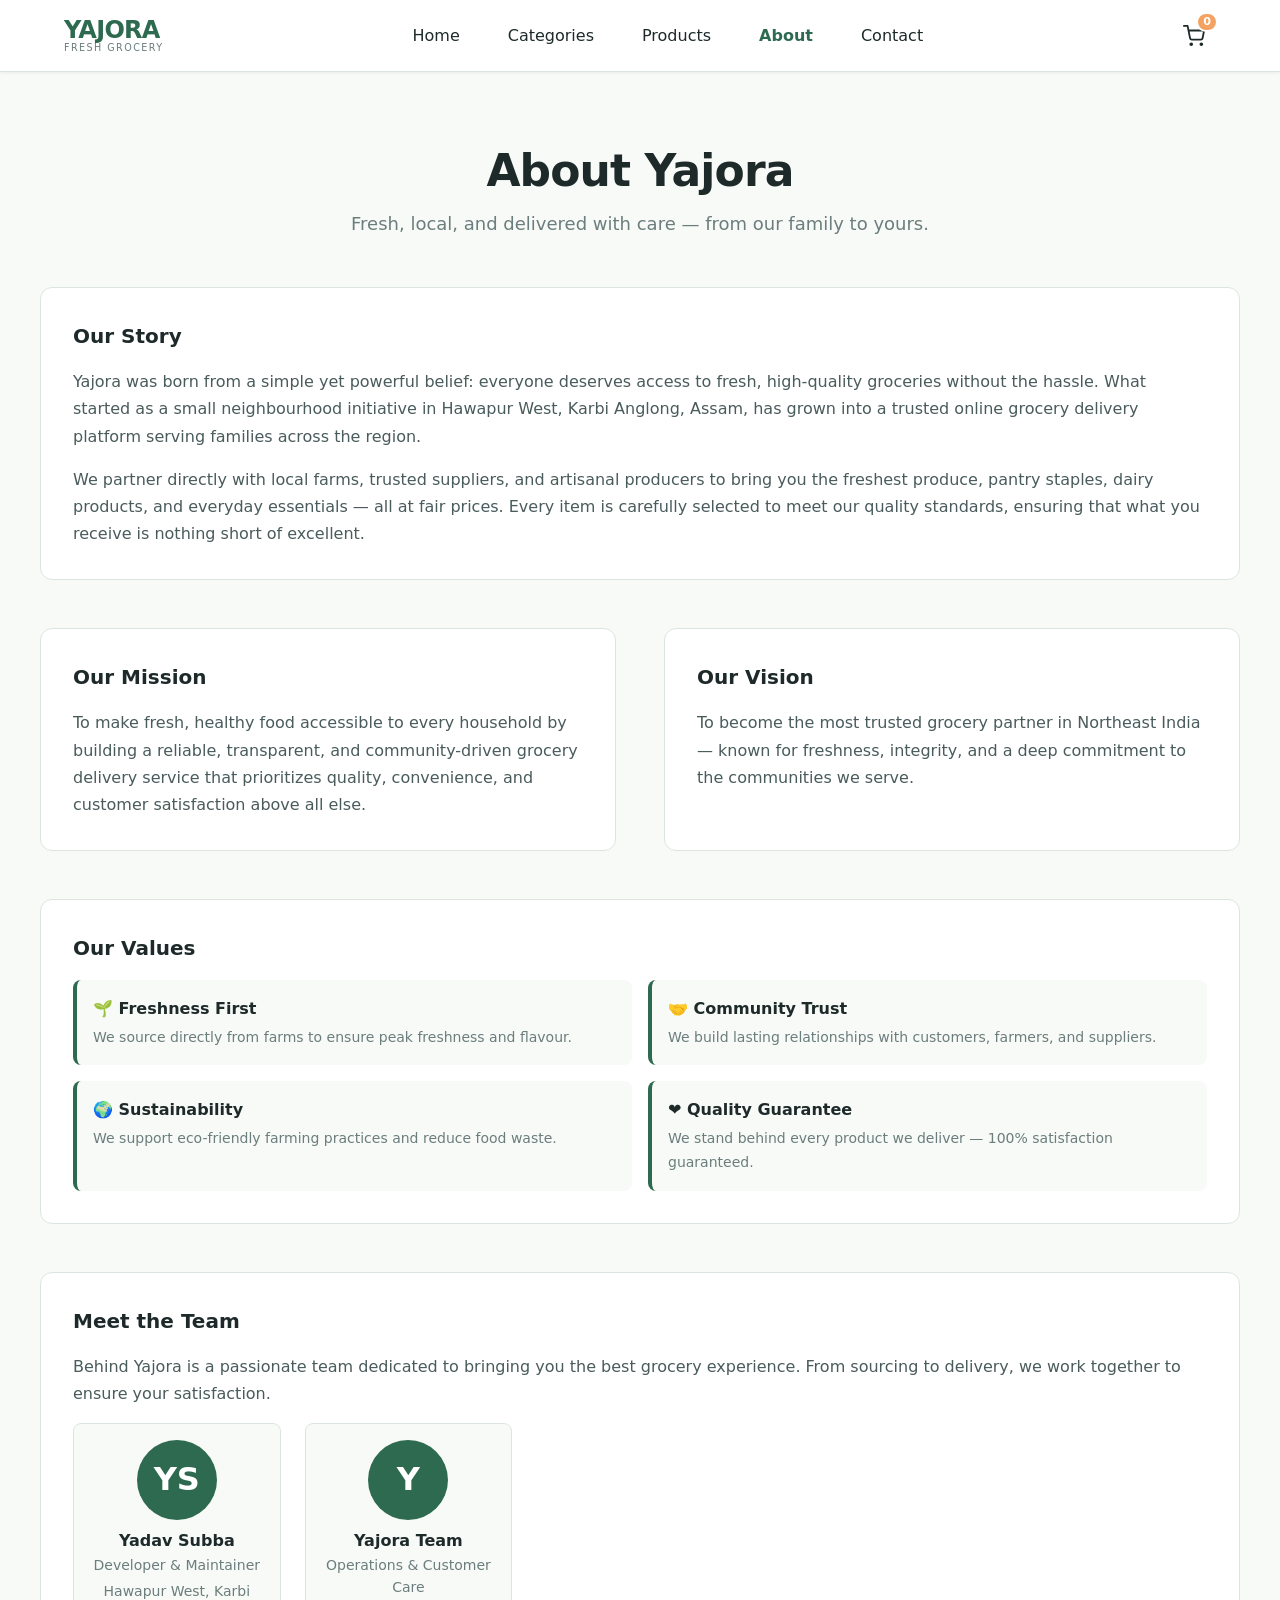
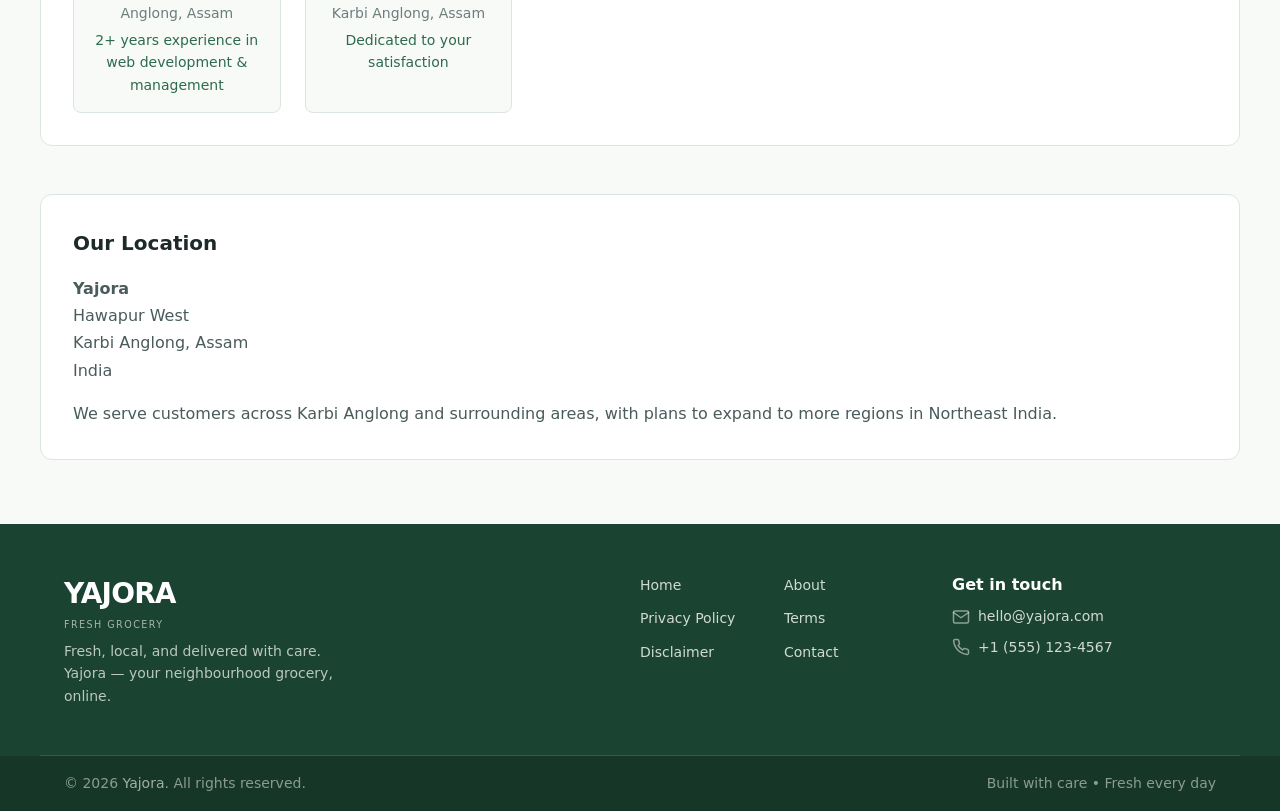
<file: about.html>
<!DOCTYPE html>
<html lang="en">
<head>
    <meta charset="UTF-8" />
    <meta name="viewport" content="width=device-width, initial-scale=1.0" />
    <title>About Yajora — Fresh Grocery, Delivered</title>
    <meta name="description" content="Learn about Yajora — our story, mission, values, and the team behind your fresh grocery delivery." />
    <link rel="icon" href="data:image/svg+xml,<svg xmlns='http://www.w3.org/2000/svg' viewBox='0 0 100 100'><text y='.9em' font-size='90'>🛒</text></svg>" />
    <link rel="stylesheet" href="/style.css" />
    <style>
        /* About page specific styles (minimal, reuses existing) */
        .about-page-container {
            padding: var(--spacing-2xl) 0;
        }

        .about-page-header {
            margin-bottom: var(--spacing-2xl);
            text-align: center;
        }

        .about-page-title {
            font-size: var(--font-size-3xl);
            font-weight: 700;
            color: var(--color-text);
            letter-spacing: -0.02em;
        }

        .about-page-subtitle {
            font-size: var(--font-size-lg);
            color: var(--color-text-light);
            margin-top: var(--spacing-xs);
        }

        .about-page-grid {
            display: grid;
            gap: var(--spacing-2xl);
        }

        .about-page-section {
            background: var(--color-surface);
            padding: var(--spacing-xl);
            border-radius: var(--border-radius);
            border: 1px solid var(--color-border);
        }

        .about-page-section h2 {
            font-size: var(--font-size-xl);
            font-weight: 600;
            color: var(--color-text);
            margin-bottom: var(--spacing-md);
        }

        .about-page-section p {
            color: var(--color-text-muted);
            line-height: 1.7;
            margin-bottom: var(--spacing-md);
        }

        .about-page-section p:last-child {
            margin-bottom: 0;
        }

        .about-page-section ul {
            list-style: disc;
            padding-left: var(--spacing-lg);
            color: var(--color-text-muted);
            line-height: 1.7;
        }

        .about-page-section ul li {
            margin-bottom: var(--spacing-xs);
        }

        .team-grid {
            display: grid;
            grid-template-columns: repeat(auto-fill, minmax(200px, 1fr));
            gap: var(--spacing-lg);
            margin-top: var(--spacing-md);
        }

        .team-member {
            text-align: center;
            padding: var(--spacing-md);
            background: var(--color-bg);
            border-radius: var(--border-radius-sm);
            border: 1px solid var(--color-border);
        }

        .team-member .avatar {
            display: flex;
            align-items: center;
            justify-content: center;
            width: 80px;
            height: 80px;
            margin: 0 auto var(--spacing-sm);
            background: var(--color-primary);
            color: #fff;
            border-radius: 50%;
            font-size: 2rem;
            font-weight: 600;
        }

        .team-member .name {
            font-weight: 600;
            color: var(--color-text);
        }

        .team-member .role {
            font-size: var(--font-size-sm);
            color: var(--color-text-light);
        }

        .team-member .location {
            font-size: var(--font-size-sm);
            color: var(--color-text-light);
            margin-top: var(--spacing-xs);
        }

        .team-member .experience {
            font-size: var(--font-size-sm);
            color: var(--color-primary);
            font-weight: 500;
            margin-top: var(--spacing-xs);
        }

        .values-list {
            display: grid;
            grid-template-columns: 1fr 1fr;
            gap: var(--spacing-md);
            margin-top: var(--spacing-md);
        }

        .value-item {
            padding: var(--spacing-md);
            background: var(--color-bg);
            border-radius: var(--border-radius-sm);
            border-left: 4px solid var(--color-primary);
        }

        .value-item h3 {
            font-size: var(--font-size-base);
            font-weight: 600;
            color: var(--color-text);
            margin-bottom: var(--spacing-xs);
        }

        .value-item p {
            font-size: var(--font-size-sm);
            color: var(--color-text-light);
            margin: 0;
        }

        @media (max-width: 639px) {
            .values-list {
                grid-template-columns: 1fr;
            }
            .team-grid {
                grid-template-columns: 1fr 1fr;
            }
        }

        @media (min-width: 640px) {
            .about-page-grid {
                grid-template-columns: 1fr 1fr;
            }
            .about-page-section.full-width {
                grid-column: 1 / -1;
            }
        }

        @media (min-width: 1024px) {
            .about-page-container {
                padding: var(--spacing-3xl) 0;
            }
            .about-page-title {
                font-size: var(--font-size-4xl);
            }
        }
    </style>
</head>
<body>
    <!-- ===== HEADER ===== -->
    <header class="site-header" role="banner">
        <div class="container header-inner">
            <div class="logo-wrapper">
                <a href="/" class="logo" aria-label="Yajora home">
                    <span class="logo-wordmark">Yajora</span>
                    <span class="logo-tagline">fresh grocery</span>
                </a>
            </div>

            <button class="nav-toggle" aria-label="Toggle navigation" aria-expanded="false" aria-controls="primary-nav">
                <span class="nav-toggle-icon">
                    <span></span>
                    <span></span>
                    <span></span>
                </span>
            </button>

            <nav id="primary-nav" class="primary-nav" aria-label="Main navigation">
                <ul class="nav-list">
                    <li><a href="/" class="nav-link">Home</a></li>
                    <li><a href="/#categories" class="nav-link">Categories</a></li>
                    <li><a href="/#products" class="nav-link">Products</a></li>
                    <li><a href="/about.html" class="nav-link active" aria-current="page">About</a></li>
                    <li><a href="/#contact" class="nav-link">Contact</a></li>
                </ul>
            </nav>

            <div class="header-actions">
                <a href="/cart/cart.html" class="cart-link" aria-label="Shopping cart">
                    <svg width="22" height="22" viewBox="0 0 24 24" fill="none" stroke="currentColor" stroke-width="2" stroke-linecap="round" stroke-linejoin="round" aria-hidden="true">
                        <circle cx="9" cy="21" r="1" />
                        <circle cx="20" cy="21" r="1" />
                        <path d="M1 1h4l2.68 13.39a2 2 0 0 0 2 1.61h9.72a2 2 0 0 0 2-1.61L23 6H6" />
                    </svg>
                    <span class="cart-count" aria-label="Cart items">0</span>
                </a>
            </div>
        </div>
    </header>

    <!-- ===== MAIN ===== -->
    <main>
        <div class="container about-page-container">
            <div class="about-page-header">
                <h1 class="about-page-title">About Yajora</h1>
                <p class="about-page-subtitle">Fresh, local, and delivered with care — from our family to yours.</p>
            </div>

            <div class="about-page-grid">
                <!-- Story -->
                <div class="about-page-section full-width">
                    <h2>Our Story</h2>
                    <p>
                        Yajora was born from a simple yet powerful belief: everyone deserves access to
                        fresh, high-quality groceries without the hassle. What started as a small neighbourhood
                        initiative in Hawapur West, Karbi Anglong, Assam, has grown into a trusted online
                        grocery delivery platform serving families across the region.
                    </p>
                    <p>
                        We partner directly with local farms, trusted suppliers, and artisanal producers to
                        bring you the freshest produce, pantry staples, dairy products, and everyday essentials —
                        all at fair prices. Every item is carefully selected to meet our quality standards,
                        ensuring that what you receive is nothing short of excellent.
                    </p>
                </div>

                <!-- Mission & Vision -->
                <div class="about-page-section">
                    <h2>Our Mission</h2>
                    <p>
                        To make fresh, healthy food accessible to every household by building a reliable,
                        transparent, and community-driven grocery delivery service that prioritizes quality,
                        convenience, and customer satisfaction above all else.
                    </p>
                </div>

                <div class="about-page-section">
                    <h2>Our Vision</h2>
                    <p>
                        To become the most trusted grocery partner in Northeast India — known for freshness,
                        integrity, and a deep commitment to the communities we serve.
                    </p>
                </div>

                <!-- Values -->
                <div class="about-page-section full-width">
                    <h2>Our Values</h2>
                    <div class="values-list">
                        <div class="value-item">
                            <h3>🌱 Freshness First</h3>
                            <p>We source directly from farms to ensure peak freshness and flavour.</p>
                        </div>
                        <div class="value-item">
                            <h3>🤝 Community Trust</h3>
                            <p>We build lasting relationships with customers, farmers, and suppliers.</p>
                        </div>
                        <div class="value-item">
                            <h3>🌍 Sustainability</h3>
                            <p>We support eco-friendly farming practices and reduce food waste.</p>
                        </div>
                        <div class="value-item">
                            <h3>❤️ Quality Guarantee</h3>
                            <p>We stand behind every product we deliver — 100% satisfaction guaranteed.</p>
                        </div>
                    </div>
                </div>

                <!-- Team -->
                <div class="about-page-section full-width">
                    <h2>Meet the Team</h2>
                    <p>
                        Behind Yajora is a passionate team dedicated to bringing you the best grocery experience.
                        From sourcing to delivery, we work together to ensure your satisfaction.
                    </p>
                    <div class="team-grid">
                        <div class="team-member">
                            <div class="avatar">YS</div>
                            <div class="name">Yadav Subba</div>
                            <div class="role">Developer &amp; Maintainer</div>
                            <div class="location">Hawapur West, Karbi Anglong, Assam</div>
                            <div class="experience">2+ years experience in web development &amp; management</div>
                        </div>
                        <div class="team-member">
                            <div class="avatar">Y</div>
                            <div class="name">Yajora Team</div>
                            <div class="role">Operations &amp; Customer Care</div>
                            <div class="location">Karbi Anglong, Assam</div>
                            <div class="experience">Dedicated to your satisfaction</div>
                        </div>
                    </div>
                </div>

                <!-- Location -->
                <div class="about-page-section full-width">
                    <h2>Our Location</h2>
                    <p>
                        <strong>Yajora</strong><br />
                        Hawapur West<br />
                        Karbi Anglong, Assam<br />
                        India
                    </p>
                    <p style="margin-top:var(--spacing-md);">
                        We serve customers across Karbi Anglong and surrounding areas, with plans to expand
                        to more regions in Northeast India.
                    </p>
                </div>
            </div>
        </div>
    </main>

    <!-- ===== FOOTER ===== -->
    <footer class="site-footer" role="contentinfo">
        <div class="container footer-inner">
            <div class="footer-brand">
                <a href="/" class="footer-logo">
                    <span class="logo-wordmark">Yajora</span>
                    <span class="logo-tagline">fresh grocery</span>
                </a>
                <p class="footer-description">
                    Fresh, local, and delivered with care.<br />
                    Yajora — your neighbourhood grocery, online.
                </p>
            </div>

            <nav class="footer-nav" aria-label="Footer navigation">
                <ul class="footer-nav-list">
                    <li><a href="/">Home</a></li>
                    <li><a href="/about.html" class="active">About</a></li>
                    <li><a href="/privacy-policy.html">Privacy Policy</a></li>
                    <li><a href="/terms.html">Terms</a></li>
                    <li><a href="/disclaimer.html">Disclaimer</a></li>
                    <li><a href="/#contact">Contact</a></li>
                </ul>
            </nav>

            <div class="footer-contact" id="contact">
                <h3 class="footer-contact-heading">Get in touch</h3>
                <ul class="footer-contact-list">
                    <li>
                        <svg width="18" height="18" viewBox="0 0 24 24" fill="none" stroke="currentColor" stroke-width="2" stroke-linecap="round" stroke-linejoin="round" aria-hidden="true"><path d="M4 4h16c1.1 0 2 .9 2 2v12c0 1.1-.9 2-2 2H4c-1.1 0-2-.9-2-2V6c0-1.1.9-2 2-2z"/><polyline points="22,6 12,13 2,6"/></svg>
                        <a href="mailto:hello@yajora.com">hello@yajora.com</a>
                    </li>
                    <li>
                        <svg width="18" height="18" viewBox="0 0 24 24" fill="none" stroke="currentColor" stroke-width="2" stroke-linecap="round" stroke-linejoin="round" aria-hidden="true"><path d="M22 16.92v3a2 2 0 0 1-2.18 2 19.79 19.79 0 0 1-8.63-3.07 19.5 19.5 0 0 1-6-6 19.79 19.79 0 0 1-3.07-8.67A2 2 0 0 1 4.11 2h3a2 2 0 0 1 2 1.72c.127.96.362 1.903.7 2.81a2 2 0 0 1-.45 2.11L8.09 9.91a16 16 0 0 0 6 6l1.27-1.27a2 2 0 0 1 2.11-.45c.907.339 1.85.574 2.81.7A2 2 0 0 1 22 16.92z"/></svg>
                        <a href="tel:+15551234567">+1 (555) 123-4567</a>
                    </li>
                </ul>
            </div>
        </div>

        <div class="footer-bottom">
            <div class="container footer-bottom-inner">
                <p class="footer-copy">
                    &copy; 2026 <a href="/">Yajora</a>. All rights reserved.
                </p>
                <p class="footer-credit">
                    Built with care &bull; Fresh every day
                </p>
            </div>
        </div>
    </footer>

    <!-- ===== SCRIPTS ===== -->
    <script>
        (function () {
            function getCart() {
                try {
                    var data = localStorage.getItem('yajora_cart');
                    return data ? JSON.parse(data) : [];
                } catch {
                    return [];
                }
            }
            function updateCartCount() {
                var cart = getCart();
                var total = 0;
                for (var i = 0; i < cart.length; i++) {
                    total += cart[i].quantity;
                }
                var el = document.querySelector('.cart-count');
                if (el) el.textContent = total;
            }
            var navToggle = document.querySelector('.nav-toggle');
            var primaryNav = document.getElementById('primary-nav');
            if (navToggle && primaryNav) {
                navToggle.addEventListener('click', function () {
                    var isOpen = primaryNav.classList.toggle('is-open');
                    this.setAttribute('aria-expanded', isOpen);
                });
            }
            updateCartCount();
        })();
    </script>
</body>
</html>
</file>
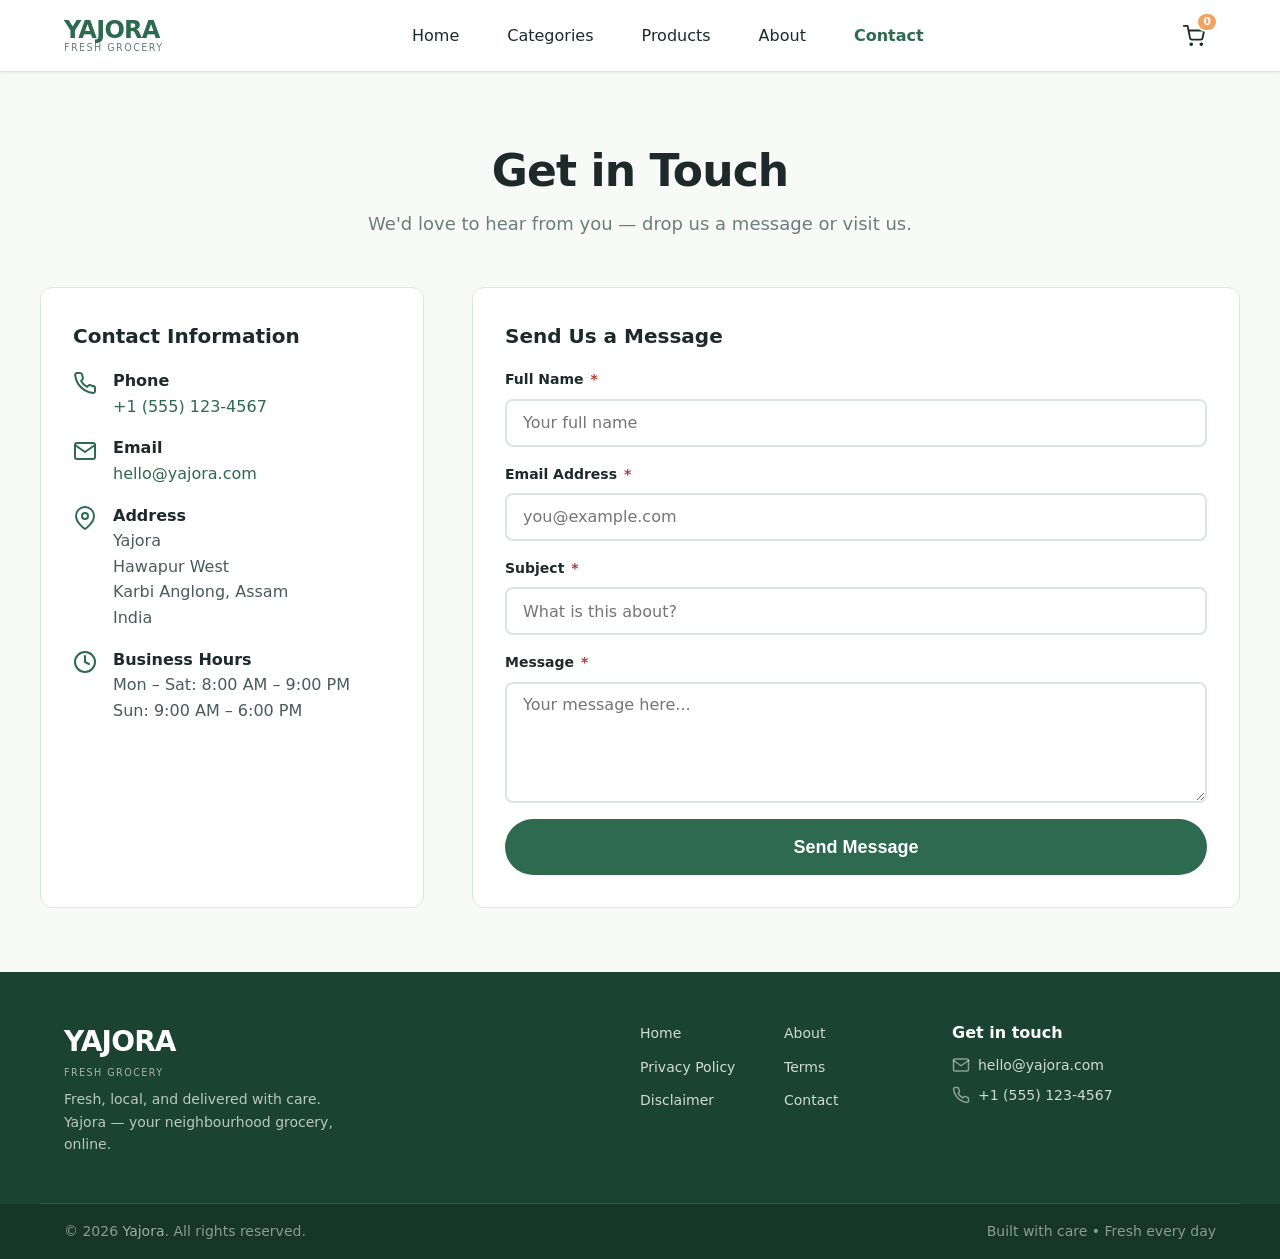
<file: contact.html>
<!DOCTYPE html>
<html lang="en">
<head>
    <meta charset="UTF-8" />
    <meta name="viewport" content="width=device-width, initial-scale=1.0" />
    <title>Contact Us — Yajora</title>
    <meta name="description" content="Get in touch with Yajora. We're here to help with your grocery questions, orders, and feedback." />
    <link rel="icon" href="data:image/svg+xml,<svg xmlns='http://www.w3.org/2000/svg' viewBox='0 0 100 100'><text y='.9em' font-size='90'>🛒</text></svg>" />
    <link rel="stylesheet" href="/style.css" />
    <style>
        /* Contact page specific styles (minimal, reuses existing) */
        .contact-container {
            padding: var(--spacing-2xl) 0;
        }

        .contact-header {
            margin-bottom: var(--spacing-2xl);
            text-align: center;
        }

        .contact-title {
            font-size: var(--font-size-3xl);
            font-weight: 700;
            color: var(--color-text);
            letter-spacing: -0.02em;
        }

        .contact-subtitle {
            font-size: var(--font-size-lg);
            color: var(--color-text-light);
            margin-top: var(--spacing-xs);
        }

        .contact-grid {
            display: grid;
            gap: var(--spacing-2xl);
        }

        .contact-info-section,
        .contact-form-section {
            background: var(--color-surface);
            padding: var(--spacing-xl);
            border-radius: var(--border-radius);
            border: 1px solid var(--color-border);
        }

        .contact-info-section h2,
        .contact-form-section h2 {
            font-size: var(--font-size-xl);
            font-weight: 600;
            color: var(--color-text);
            margin-bottom: var(--spacing-md);
        }

        .contact-info-item {
            display: flex;
            align-items: flex-start;
            gap: var(--spacing-md);
            margin-bottom: var(--spacing-md);
        }

        .contact-info-item:last-child {
            margin-bottom: 0;
        }

        .contact-info-item svg {
            flex-shrink: 0;
            margin-top: 0.2rem;
            color: var(--color-primary);
        }

        .contact-info-item .info-label {
            font-weight: 600;
            color: var(--color-text);
        }

        .contact-info-item .info-value {
            color: var(--color-text-muted);
        }

        .contact-info-item a {
            color: var(--color-primary);
            text-decoration: none;
        }

        .contact-info-item a:hover {
            text-decoration: underline;
        }

        .contact-form .form-group {
            margin-bottom: var(--spacing-md);
        }

        .contact-form .form-group label {
            display: block;
            font-weight: 600;
            font-size: var(--font-size-sm);
            color: var(--color-text);
            margin-bottom: var(--spacing-xs);
        }

        .contact-form .form-group label .required {
            color: var(--color-error);
            margin-left: 2px;
        }

        .contact-form .form-group input,
        .contact-form .form-group textarea,
        .contact-form .form-group select {
            width: 100%;
            padding: 0.7rem 1rem;
            font-family: var(--font-family);
            font-size: var(--font-size-base);
            border: 2px solid var(--color-border);
            border-radius: var(--border-radius-sm);
            background-color: var(--color-surface);
            transition: border-color 0.2s, box-shadow 0.2s;
            min-height: 48px;
        }

        .contact-form .form-group input:focus,
        .contact-form .form-group textarea:focus,
        .contact-form .form-group select:focus {
            border-color: var(--color-primary);
            outline: none;
            box-shadow: 0 0 0 3px rgba(45, 106, 79, 0.15);
        }

        .contact-form .form-group textarea {
            min-height: 120px;
            resize: vertical;
        }

        .contact-form .form-group .error-message {
            font-size: var(--font-size-sm);
            color: var(--color-error);
            display: none;
        }

        .contact-form .form-group.error input,
        .contact-form .form-group.error textarea,
        .contact-form .form-group.error select {
            border-color: var(--color-error);
        }

        .contact-form .form-group.error .error-message {
            display: block;
        }

        .contact-form .form-actions {
            margin-top: var(--spacing-md);
        }

        .contact-form .btn-submit {
            width: 100%;
            padding: 0.9rem;
            font-size: var(--font-size-lg);
            font-weight: 600;
            background-color: var(--color-primary);
            color: #fff;
            border: none;
            border-radius: 50px;
            cursor: pointer;
            transition: background 0.2s, transform 0.15s;
            min-height: 56px;
        }

        .contact-form .btn-submit:hover:not(:disabled) {
            background-color: var(--color-primary-dark);
            transform: translateY(-2px);
            box-shadow: var(--shadow-md);
        }

        .contact-form .btn-submit:disabled {
            opacity: 0.6;
            cursor: not-allowed;
            transform: none;
            box-shadow: none;
        }

        .contact-form .btn-submit.loading {
            position: relative;
            color: transparent;
        }

        .contact-form .btn-submit.loading::after {
            content: '';
            position: absolute;
            width: 24px;
            height: 24px;
            border: 3px solid rgba(255, 255, 255, 0.3);
            border-top-color: #fff;
            border-radius: 50%;
            animation: spin 0.8s linear infinite;
        }

        @keyframes spin {
            to { transform: rotate(360deg); }
        }

        .contact-success {
            text-align: center;
            padding: var(--spacing-3xl) var(--spacing-lg);
            background: var(--color-surface);
            border-radius: var(--border-radius);
            border: 2px solid var(--color-success);
        }

        .contact-success .success-icon {
            display: inline-flex;
            align-items: center;
            justify-content: center;
            width: 64px;
            height: 64px;
            background: var(--color-success);
            color: #fff;
            border-radius: 50%;
            font-size: 32px;
            margin-bottom: var(--spacing-md);
        }

        .contact-success h2 {
            font-size: var(--font-size-2xl);
            font-weight: 700;
            color: var(--color-text);
            margin-bottom: var(--spacing-sm);
        }

        .contact-success p {
            color: var(--color-text-muted);
        }

        @media (min-width: 768px) {
            .contact-grid {
                grid-template-columns: 1fr 2fr;
            }
        }

        @media (min-width: 1024px) {
            .contact-container {
                padding: var(--spacing-3xl) 0;
            }
            .contact-title {
                font-size: var(--font-size-4xl);
            }
        }

        @media (max-width: 767px) {
            .contact-grid {
                grid-template-columns: 1fr;
            }
        }
    </style>
</head>
<body>
    <!-- ===== HEADER ===== -->
    <header class="site-header" role="banner">
        <div class="container header-inner">
            <div class="logo-wrapper">
                <a href="/" class="logo" aria-label="Yajora home">
                    <span class="logo-wordmark">Yajora</span>
                    <span class="logo-tagline">fresh grocery</span>
                </a>
            </div>

            <button class="nav-toggle" aria-label="Toggle navigation" aria-expanded="false" aria-controls="primary-nav">
                <span class="nav-toggle-icon">
                    <span></span>
                    <span></span>
                    <span></span>
                </span>
            </button>

            <nav id="primary-nav" class="primary-nav" aria-label="Main navigation">
                <ul class="nav-list">
                    <li><a href="/" class="nav-link">Home</a></li>
                    <li><a href="/#categories" class="nav-link">Categories</a></li>
                    <li><a href="/#products" class="nav-link">Products</a></li>
                    <li><a href="/about.html" class="nav-link">About</a></li>
                    <li><a href="/contact.html" class="nav-link active" aria-current="page">Contact</a></li>
                </ul>
            </nav>

            <div class="header-actions">
                <a href="/cart/cart.html" class="cart-link" aria-label="Shopping cart">
                    <svg width="22" height="22" viewBox="0 0 24 24" fill="none" stroke="currentColor" stroke-width="2" stroke-linecap="round" stroke-linejoin="round" aria-hidden="true">
                        <circle cx="9" cy="21" r="1" />
                        <circle cx="20" cy="21" r="1" />
                        <path d="M1 1h4l2.68 13.39a2 2 0 0 0 2 1.61h9.72a2 2 0 0 0 2-1.61L23 6H6" />
                    </svg>
                    <span class="cart-count" aria-label="Cart items">0</span>
                </a>
            </div>
        </div>
    </header>

    <!-- ===== MAIN ===== -->
    <main>
        <div class="container contact-container">
            <div class="contact-header">
                <h1 class="contact-title">Get in Touch</h1>
                <p class="contact-subtitle">We'd love to hear from you — drop us a message or visit us.</p>
            </div>

            <div class="contact-grid" id="contact-grid">
                <!-- Contact Info -->
                <div class="contact-info-section">
                    <h2>Contact Information</h2>
                    <div class="contact-info-item">
                        <svg width="24" height="24" viewBox="0 0 24 24" fill="none" stroke="currentColor" stroke-width="2" stroke-linecap="round" stroke-linejoin="round">
                            <path d="M22 16.92v3a2 2 0 0 1-2.18 2 19.79 19.79 0 0 1-8.63-3.07 19.5 19.5 0 0 1-6-6 19.79 19.79 0 0 1-3.07-8.67A2 2 0 0 1 4.11 2h3a2 2 0 0 1 2 1.72c.127.96.362 1.903.7 2.81a2 2 0 0 1-.45 2.11L8.09 9.91a16 16 0 0 0 6 6l1.27-1.27a2 2 0 0 1 2.11-.45c.907.339 1.85.574 2.81.7A2 2 0 0 1 22 16.92z"/>
                        </svg>
                        <div>
                            <div class="info-label">Phone</div>
                            <div class="info-value"><a href="tel:+15551234567">+1 (555) 123-4567</a></div>
                        </div>
                    </div>
                    <div class="contact-info-item">
                        <svg width="24" height="24" viewBox="0 0 24 24" fill="none" stroke="currentColor" stroke-width="2" stroke-linecap="round" stroke-linejoin="round">
                            <path d="M4 4h16c1.1 0 2 .9 2 2v12c0 1.1-.9 2-2 2H4c-1.1 0-2-.9-2-2V6c0-1.1.9-2 2-2z"/>
                            <polyline points="22,6 12,13 2,6"/>
                        </svg>
                        <div>
                            <div class="info-label">Email</div>
                            <div class="info-value"><a href="mailto:hello@yajora.com">hello@yajora.com</a></div>
                        </div>
                    </div>
                    <div class="contact-info-item">
                        <svg width="24" height="24" viewBox="0 0 24 24" fill="none" stroke="currentColor" stroke-width="2" stroke-linecap="round" stroke-linejoin="round">
                            <path d="M21 10c0 7-9 13-9 13s-9-6-9-13a9 9 0 0 1 18 0z"/>
                            <circle cx="12" cy="10" r="3"/>
                        </svg>
                        <div>
                            <div class="info-label">Address</div>
                            <div class="info-value">
                                Yajora<br />
                                Hawapur West<br />
                                Karbi Anglong, Assam<br />
                                India
                            </div>
                        </div>
                    </div>
                    <div class="contact-info-item">
                        <svg width="24" height="24" viewBox="0 0 24 24" fill="none" stroke="currentColor" stroke-width="2" stroke-linecap="round" stroke-linejoin="round">
                            <circle cx="12" cy="12" r="10"/>
                            <polyline points="12 6 12 12 16 14"/>
                        </svg>
                        <div>
                            <div class="info-label">Business Hours</div>
                            <div class="info-value">
                                Mon – Sat: 8:00 AM – 9:00 PM<br />
                                Sun: 9:00 AM – 6:00 PM
                            </div>
                        </div>
                    </div>
                </div>

                <!-- Contact Form -->
                <div class="contact-form-section">
                    <h2>Send Us a Message</h2>
                    <form class="contact-form" id="contact-form" novalidate>
                        <div class="form-group">
                            <label for="contact-name">Full Name <span class="required">*</span></label>
                            <input type="text" id="contact-name" name="name" placeholder="Your full name" required autocomplete="name" />
                            <span class="error-message">Please enter your name</span>
                        </div>
                        <div class="form-group">
                            <label for="contact-email">Email Address <span class="required">*</span></label>
                            <input type="email" id="contact-email" name="email" placeholder="you@example.com" required autocomplete="email" />
                            <span class="error-message">Please enter a valid email</span>
                        </div>
                        <div class="form-group">
                            <label for="contact-subject">Subject <span class="required">*</span></label>
                            <input type="text" id="contact-subject" name="subject" placeholder="What is this about?" required />
                            <span class="error-message">Please enter a subject</span>
                        </div>
                        <div class="form-group">
                            <label for="contact-message">Message <span class="required">*</span></label>
                            <textarea id="contact-message" name="message" rows="5" placeholder="Your message here..." required></textarea>
                            <span class="error-message">Please enter your message</span>
                        </div>
                        <div class="form-actions">
                            <button type="submit" class="btn-submit" id="contact-submit-btn">Send Message</button>
                        </div>
                    </form>
                    <div id="contact-success" style="display:none;"></div>
                </div>
            </div>
        </div>
    </main>

    <!-- ===== FOOTER ===== -->
    <footer class="site-footer" role="contentinfo">
        <div class="container footer-inner">
            <div class="footer-brand">
                <a href="/" class="footer-logo">
                    <span class="logo-wordmark">Yajora</span>
                    <span class="logo-tagline">fresh grocery</span>
                </a>
                <p class="footer-description">
                    Fresh, local, and delivered with care.<br />
                    Yajora — your neighbourhood grocery, online.
                </p>
            </div>

            <nav class="footer-nav" aria-label="Footer navigation">
                <ul class="footer-nav-list">
                    <li><a href="/">Home</a></li>
                    <li><a href="/about.html">About</a></li>
                    <li><a href="/privacy-policy.html">Privacy Policy</a></li>
                    <li><a href="/terms.html">Terms</a></li>
                    <li><a href="/disclaimer.html">Disclaimer</a></li>
                    <li><a href="/contact.html" class="active">Contact</a></li>
                </ul>
            </nav>

            <div class="footer-contact" id="contact">
                <h3 class="footer-contact-heading">Get in touch</h3>
                <ul class="footer-contact-list">
                    <li>
                        <svg width="18" height="18" viewBox="0 0 24 24" fill="none" stroke="currentColor" stroke-width="2" stroke-linecap="round" stroke-linejoin="round" aria-hidden="true"><path d="M4 4h16c1.1 0 2 .9 2 2v12c0 1.1-.9 2-2 2H4c-1.1 0-2-.9-2-2V6c0-1.1.9-2 2-2z"/><polyline points="22,6 12,13 2,6"/></svg>
                        <a href="mailto:hello@yajora.com">hello@yajora.com</a>
                    </li>
                    <li>
                        <svg width="18" height="18" viewBox="0 0 24 24" fill="none" stroke="currentColor" stroke-width="2" stroke-linecap="round" stroke-linejoin="round" aria-hidden="true"><path d="M22 16.92v3a2 2 0 0 1-2.18 2 19.79 19.79 0 0 1-8.63-3.07 19.5 19.5 0 0 1-6-6 19.79 19.79 0 0 1-3.07-8.67A2 2 0 0 1 4.11 2h3a2 2 0 0 1 2 1.72c.127.96.362 1.903.7 2.81a2 2 0 0 1-.45 2.11L8.09 9.91a16 16 0 0 0 6 6l1.27-1.27a2 2 0 0 1 2.11-.45c.907.339 1.85.574 2.81.7A2 2 0 0 1 22 16.92z"/></svg>
                        <a href="tel:+15551234567">+1 (555) 123-4567</a>
                    </li>
                </ul>
            </div>
        </div>

        <div class="footer-bottom">
            <div class="container footer-bottom-inner">
                <p class="footer-copy">
                    &copy; 2026 <a href="/">Yajora</a>. All rights reserved.
                </p>
                <p class="footer-credit">
                    Built with care &bull; Fresh every day
                </p>
            </div>
        </div>
    </footer>

    <!-- ===== SCRIPTS ===== -->
    <script>
        (function () {
            // ----- CART COUNT -----
            function getCart() {
                try {
                    var data = localStorage.getItem('yajora_cart');
                    return data ? JSON.parse(data) : [];
                } catch {
                    return [];
                }
            }
            function updateCartCount() {
                var cart = getCart();
                var total = 0;
                for (var i = 0; i < cart.length; i++) {
                    total += cart[i].quantity;
                }
                var el = document.querySelector('.cart-count');
                if (el) el.textContent = total;
            }

            // ----- NAV TOGGLE -----
            var navToggle = document.querySelector('.nav-toggle');
            var primaryNav = document.getElementById('primary-nav');
            if (navToggle && primaryNav) {
                navToggle.addEventListener('click', function () {
                    var isOpen = primaryNav.classList.toggle('is-open');
                    this.setAttribute('aria-expanded', isOpen);
                });
            }

            // ----- CONTACT FORM -----
            var form = document.getElementById('contact-form');
            var submitBtn = document.getElementById('contact-submit-btn');
            var successDiv = document.getElementById('contact-success');

            if (form) {
                // Real-time validation
                var fields = form.querySelectorAll('input, textarea');
                fields.forEach(function (field) {
                    field.addEventListener('blur', function () {
                        validateField(this);
                    });
                    field.addEventListener('input', function () {
                        var group = this.closest('.form-group');
                        if (group && group.classList.contains('error')) {
                            validateField(this);
                        }
                    });
                });

                function validateField(field) {
                    var group = field.closest('.form-group');
                    if (!group) return true;
                    var isValid = true;
                    if (field.hasAttribute('required')) {
                        var value = field.value.trim();
                        if (value === '') {
                            isValid = false;
                        } else if (field.type === 'email') {
                            var emailRegex = /^[^\s@]+@[^\s@]+\.[^\s@]+$/;
                            if (!emailRegex.test(value)) {
                                isValid = false;
                            }
                        }
                    }
                    if (isValid) {
                        group.classList.remove('error');
                    } else {
                        group.classList.add('error');
                    }
                    return isValid;
                }

                function validateForm() {
                    var allValid = true;
                    var requiredFields = form.querySelectorAll('[required]');
                    requiredFields.forEach(function (field) {
                        if (!validateField(field)) {
                            allValid = false;
                        }
                    });
                    return allValid;
                }

                form.addEventListener('submit', function (e) {
                    e.preventDefault();
                    if (!validateForm()) {
                        // Scroll to first error
                        var firstError = form.querySelector('.form-group.error');
                        if (firstError) {
                            firstError.scrollIntoView({ behavior: 'smooth', block: 'center' });
                            var input = firstError.querySelector('input, textarea');
                            if (input) input.focus();
                        }
                        return;
                    }

                    // Simulate sending
                    submitBtn.disabled = true;
                    submitBtn.classList.add('loading');
                    submitBtn.textContent = 'Sending...';

                    setTimeout(function () {
                        // Success
                        submitBtn.classList.remove('loading');
                        submitBtn.textContent = 'Sent!';
                        submitBtn.style.backgroundColor = 'var(--color-success, #2D6A4F)';

                        // Show success message
                        form.style.display = 'none';
                        successDiv.style.display = 'block';
                        successDiv.innerHTML = `
                            <div class="contact-success">
                                <div class="success-icon">✓</div>
                                <h2>Message Sent!</h2>
                                <p>Thank you for reaching out. We'll get back to you within 24 hours.</p>
                            </div>
                        `;
                    }, 2000);
                });
            }

            // ----- INIT -----
            updateCartCount();
        })();
    </script>
</body>
</html>
</file>
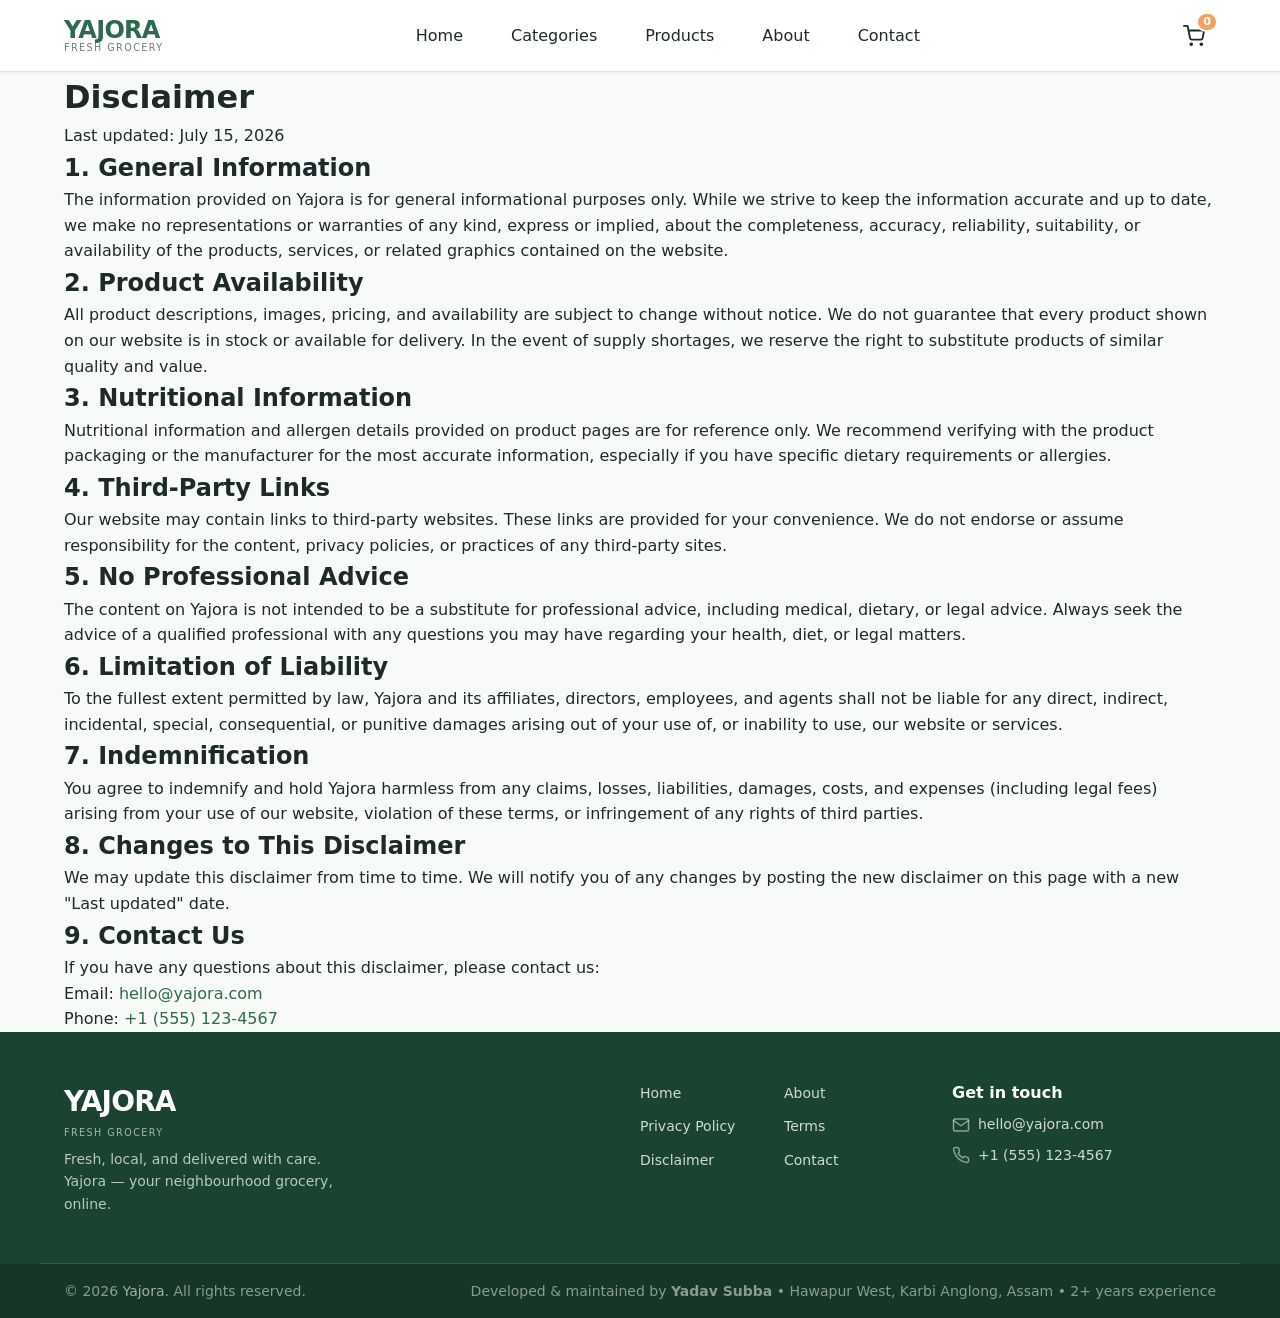
<file: disclaimer.html>
<!DOCTYPE html>
<html lang="en">
<head>
    <meta charset="UTF-8" />
    <meta name="viewport" content="width=device-width, initial-scale=1.0" />
    <title>Disclaimer — Yajora</title>
    <meta name="description" content="Yajora disclaimer. Read our disclaimer regarding product information, availability, and liability." />
    <link rel="icon" href="data:image/svg+xml,<svg xmlns='http://www.w3.org/2000/svg' viewBox='0 0 100 100'><text y='.9em' font-size='90'>🛒</text></svg>" />
    <link rel="stylesheet" href="/style.css" />
</head>
<body>
    <!-- ===== HEADER ===== -->
    <header class="site-header" role="banner">
        <div class="container header-inner">
            <div class="logo-wrapper">
                <a href="/" class="logo" aria-label="Yajora home">
                    <span class="logo-wordmark">Yajora</span>
                    <span class="logo-tagline">fresh grocery</span>
                </a>
            </div>

            <button class="nav-toggle" aria-label="Toggle navigation" aria-expanded="false" aria-controls="primary-nav">
                <span class="nav-toggle-icon">
                    <span></span>
                    <span></span>
                    <span></span>
                </span>
            </button>

            <nav id="primary-nav" class="primary-nav" aria-label="Main navigation">
                <ul class="nav-list">
                    <li><a href="/" class="nav-link">Home</a></li>
                    <li><a href="/#categories" class="nav-link">Categories</a></li>
                    <li><a href="/#products" class="nav-link">Products</a></li>
                    <li><a href="/#about" class="nav-link">About</a></li>
                    <li><a href="/#contact" class="nav-link">Contact</a></li>
                </ul>
            </nav>

            <div class="header-actions">
                <a href="/cart/cart.html" class="cart-link" aria-label="Shopping cart">
                    <svg width="22" height="22" viewBox="0 0 24 24" fill="none" stroke="currentColor" stroke-width="2" stroke-linecap="round" stroke-linejoin="round" aria-hidden="true">
                        <circle cx="9" cy="21" r="1" />
                        <circle cx="20" cy="21" r="1" />
                        <path d="M1 1h4l2.68 13.39a2 2 0 0 0 2 1.61h9.72a2 2 0 0 0 2-1.61L23 6H6" />
                    </svg>
                    <span class="cart-count" aria-label="Cart items">0</span>
                </a>
            </div>
        </div>
    </header>

    <!-- ===== MAIN ===== -->
    <main>
        <div class="container legal-container">
            <div class="legal-header">
                <h1 class="legal-title">Disclaimer</h1>
                <p class="legal-subtitle">Last updated: July 15, 2026</p>
            </div>

            <div class="legal-content">
                <section>
                    <h2>1. General Information</h2>
                    <p>The information provided on Yajora is for general informational purposes only. While we strive to keep the information accurate and up to date, we make no representations or warranties of any kind, express or implied, about the completeness, accuracy, reliability, suitability, or availability of the products, services, or related graphics contained on the website.</p>
                </section>

                <section>
                    <h2>2. Product Availability</h2>
                    <p>All product descriptions, images, pricing, and availability are subject to change without notice. We do not guarantee that every product shown on our website is in stock or available for delivery. In the event of supply shortages, we reserve the right to substitute products of similar quality and value.</p>
                </section>

                <section>
                    <h2>3. Nutritional Information</h2>
                    <p>Nutritional information and allergen details provided on product pages are for reference only. We recommend verifying with the product packaging or the manufacturer for the most accurate information, especially if you have specific dietary requirements or allergies.</p>
                </section>

                <section>
                    <h2>4. Third-Party Links</h2>
                    <p>Our website may contain links to third-party websites. These links are provided for your convenience. We do not endorse or assume responsibility for the content, privacy policies, or practices of any third-party sites.</p>
                </section>

                <section>
                    <h2>5. No Professional Advice</h2>
                    <p>The content on Yajora is not intended to be a substitute for professional advice, including medical, dietary, or legal advice. Always seek the advice of a qualified professional with any questions you may have regarding your health, diet, or legal matters.</p>
                </section>

                <section>
                    <h2>6. Limitation of Liability</h2>
                    <p>To the fullest extent permitted by law, Yajora and its affiliates, directors, employees, and agents shall not be liable for any direct, indirect, incidental, special, consequential, or punitive damages arising out of your use of, or inability to use, our website or services.</p>
                </section>

                <section>
                    <h2>7. Indemnification</h2>
                    <p>You agree to indemnify and hold Yajora harmless from any claims, losses, liabilities, damages, costs, and expenses (including legal fees) arising from your use of our website, violation of these terms, or infringement of any rights of third parties.</p>
                </section>

                <section>
                    <h2>8. Changes to This Disclaimer</h2>
                    <p>We may update this disclaimer from time to time. We will notify you of any changes by posting the new disclaimer on this page with a new "Last updated" date.</p>
                </section>

                <section>
                    <h2>9. Contact Us</h2>
                    <p>If you have any questions about this disclaimer, please contact us:</p>
                    <ul>
                        <li>Email: <a href="mailto:hello@yajora.com">hello@yajora.com</a></li>
                        <li>Phone: <a href="tel:+15551234567">+1 (555) 123-4567</a></li>
                    </ul>
                </section>
            </div>
        </div>
    </main>

    <!-- ===== FOOTER ===== -->
    <footer class="site-footer" role="contentinfo">
        <div class="container footer-inner">
            <div class="footer-brand">
                <a href="/" class="footer-logo">
                    <span class="logo-wordmark">Yajora</span>
                    <span class="logo-tagline">fresh grocery</span>
                </a>
                <p class="footer-description">
                    Fresh, local, and delivered with care.<br />
                    Yajora — your neighbourhood grocery, online.
                </p>
            </div>

            <nav class="footer-nav" aria-label="Footer navigation">
                <ul class="footer-nav-list">
                    <li><a href="/">Home</a></li>
                    <li><a href="/#about">About</a></li>
                    <li><a href="/privacy-policy.html">Privacy Policy</a></li>
                    <li><a href="/terms.html">Terms</a></li>
                    <li><a href="/disclaimer.html" class="active">Disclaimer</a></li>
                    <li><a href="/#contact">Contact</a></li>
                </ul>
            </nav>

            <div class="footer-contact" id="contact">
                <h3 class="footer-contact-heading">Get in touch</h3>
                <ul class="footer-contact-list">
                    <li>
                        <svg width="18" height="18" viewBox="0 0 24 24" fill="none" stroke="currentColor" stroke-width="2" stroke-linecap="round" stroke-linejoin="round" aria-hidden="true"><path d="M4 4h16c1.1 0 2 .9 2 2v12c0 1.1-.9 2-2 2H4c-1.1 0-2-.9-2-2V6c0-1.1.9-2 2-2z"/><polyline points="22,6 12,13 2,6"/></svg>
                        <a href="mailto:hello@yajora.com">hello@yajora.com</a>
                    </li>
                    <li>
                        <svg width="18" height="18" viewBox="0 0 24 24" fill="none" stroke="currentColor" stroke-width="2" stroke-linecap="round" stroke-linejoin="round" aria-hidden="true"><path d="M22 16.92v3a2 2 0 0 1-2.18 2 19.79 19.79 0 0 1-8.63-3.07 19.5 19.5 0 0 1-6-6 19.79 19.79 0 0 1-3.07-8.67A2 2 0 0 1 4.11 2h3a2 2 0 0 1 2 1.72c.127.96.362 1.903.7 2.81a2 2 0 0 1-.45 2.11L8.09 9.91a16 16 0 0 0 6 6l1.27-1.27a2 2 0 0 1 2.11-.45c.907.339 1.85.574 2.81.7A2 2 0 0 1 22 16.92z"/></svg>
                        <a href="tel:+15551234567">+1 (555) 123-4567</a>
                    </li>
                </ul>
            </div>
        </div>

        <div class="footer-bottom">
            <div class="container footer-bottom-inner">
                <p class="footer-copy">
                    &copy; 2026 <a href="/">Yajora</a>. All rights reserved.
                </p>
                <p class="footer-credit">
                    Developed &amp; maintained by <strong>Yadav Subba</strong> &bull; Hawapur West, Karbi Anglong, Assam &bull; 2+ years experience
                </p>
            </div>
        </div>
    </footer>

    <!-- ===== SCRIPTS ===== -->
    <script>
        (function () {
            function getCart() {
                try {
                    var data = localStorage.getItem('yajora_cart');
                    return data ? JSON.parse(data) : [];
                } catch {
                    return [];
                }
            }
            function updateCartCount() {
                var cart = getCart();
                var total = 0;
                for (var i = 0; i < cart.length; i++) {
                    total += cart[i].quantity;
                }
                var el = document.querySelector('.cart-count');
                if (el) el.textContent = total;
            }
            var navToggle = document.querySelector('.nav-toggle');
            var primaryNav = document.getElementById('primary-nav');
            if (navToggle && primaryNav) {
                navToggle.addEventListener('click', function () {
                    var isOpen = primaryNav.classList.toggle('is-open');
                    this.setAttribute('aria-expanded', isOpen);
                });
            }
            updateCartCount();
        })();
    </script>
</body>
</html>
</file>
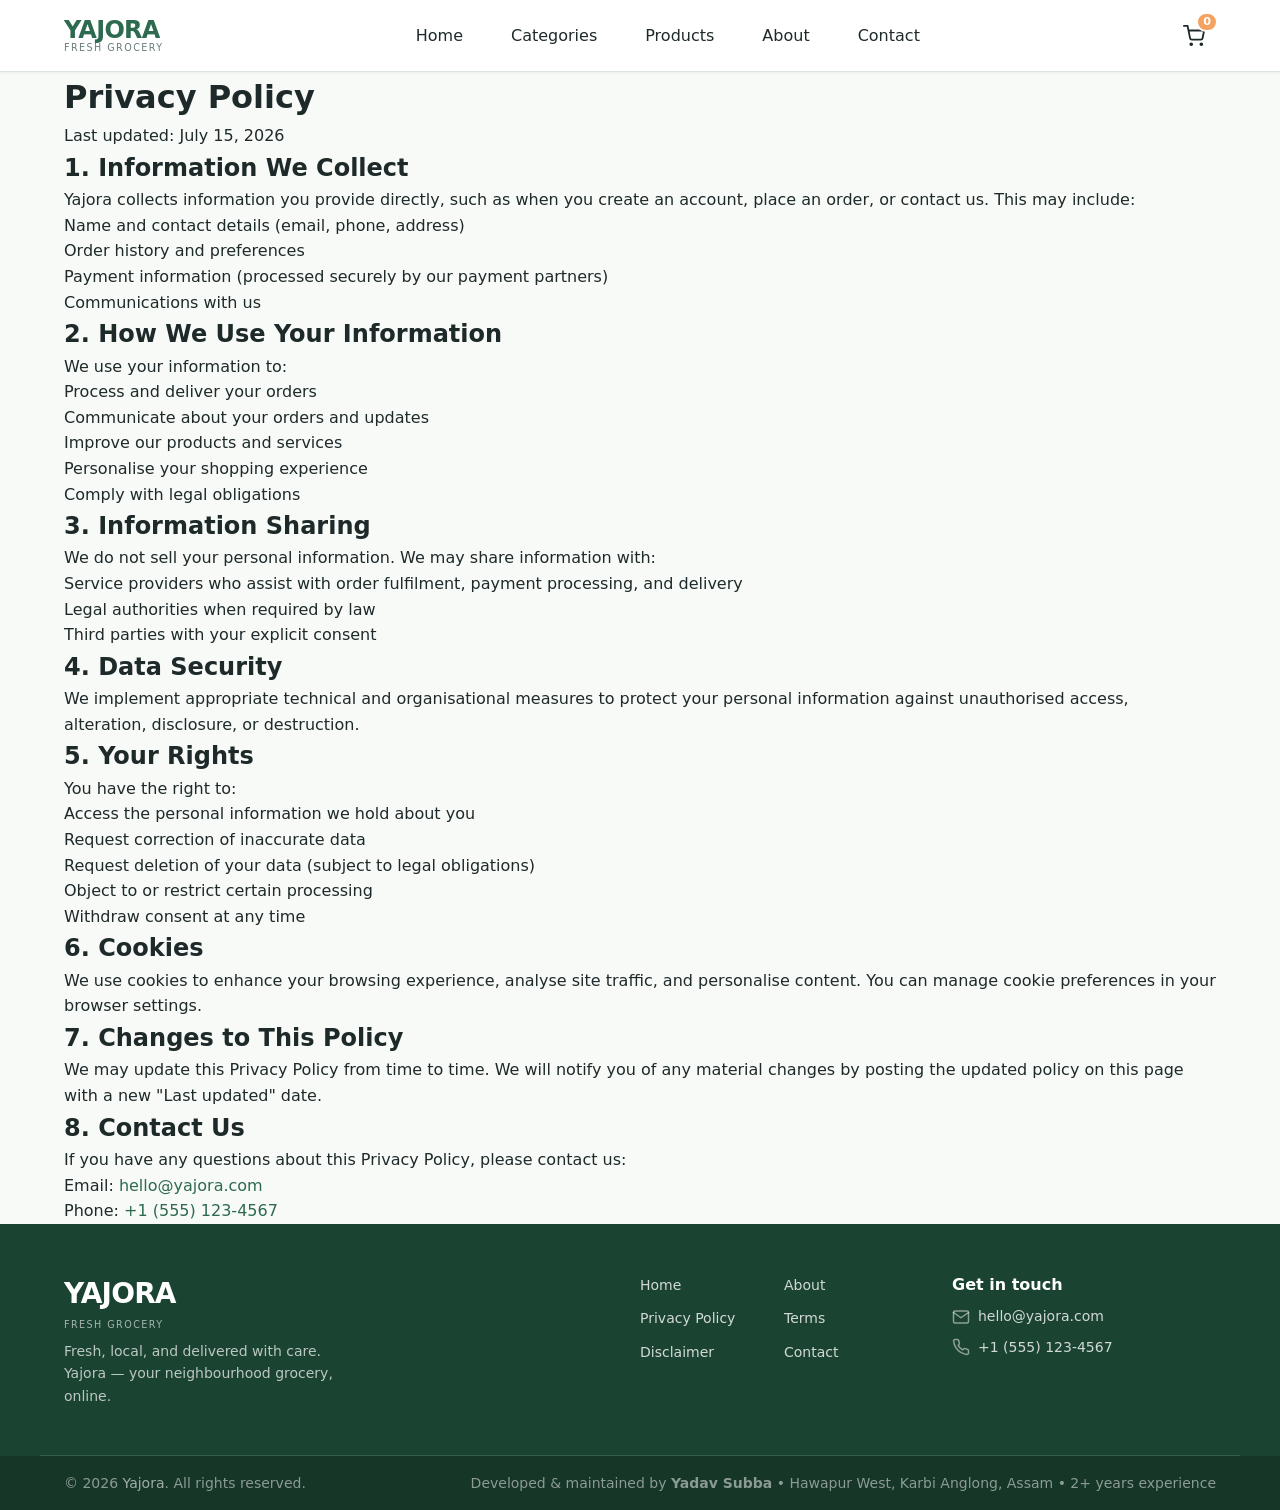
<file: privacy-policy.html>
<!DOCTYPE html>
<html lang="en">
<head>
    <meta charset="UTF-8" />
    <meta name="viewport" content="width=device-width, initial-scale=1.0" />
    <title>Privacy Policy — Yajora</title>
    <meta name="description" content="Yajora privacy policy. Learn how we collect, use, and protect your personal information." />
    <link rel="icon" href="data:image/svg+xml,<svg xmlns='http://www.w3.org/2000/svg' viewBox='0 0 100 100'><text y='.9em' font-size='90'>🛒</text></svg>" />
    <link rel="stylesheet" href="/style.css" />
</head>
<body>
    <!-- ===== HEADER ===== -->
    <header class="site-header" role="banner">
        <div class="container header-inner">
            <div class="logo-wrapper">
                <a href="/" class="logo" aria-label="Yajora home">
                    <span class="logo-wordmark">Yajora</span>
                    <span class="logo-tagline">fresh grocery</span>
                </a>
            </div>

            <button class="nav-toggle" aria-label="Toggle navigation" aria-expanded="false" aria-controls="primary-nav">
                <span class="nav-toggle-icon">
                    <span></span>
                    <span></span>
                    <span></span>
                </span>
            </button>

            <nav id="primary-nav" class="primary-nav" aria-label="Main navigation">
                <ul class="nav-list">
                    <li><a href="/" class="nav-link">Home</a></li>
                    <li><a href="/#categories" class="nav-link">Categories</a></li>
                    <li><a href="/#products" class="nav-link">Products</a></li>
                    <li><a href="/#about" class="nav-link">About</a></li>
                    <li><a href="/#contact" class="nav-link">Contact</a></li>
                </ul>
            </nav>

            <div class="header-actions">
                <a href="/cart/cart.html" class="cart-link" aria-label="Shopping cart">
                    <svg width="22" height="22" viewBox="0 0 24 24" fill="none" stroke="currentColor" stroke-width="2" stroke-linecap="round" stroke-linejoin="round" aria-hidden="true">
                        <circle cx="9" cy="21" r="1" />
                        <circle cx="20" cy="21" r="1" />
                        <path d="M1 1h4l2.68 13.39a2 2 0 0 0 2 1.61h9.72a2 2 0 0 0 2-1.61L23 6H6" />
                    </svg>
                    <span class="cart-count" aria-label="Cart items">0</span>
                </a>
            </div>
        </div>
    </header>

    <!-- ===== MAIN ===== -->
    <main>
        <div class="container legal-container">
            <div class="legal-header">
                <h1 class="legal-title">Privacy Policy</h1>
                <p class="legal-subtitle">Last updated: July 15, 2026</p>
            </div>

            <div class="legal-content">
                <section>
                    <h2>1. Information We Collect</h2>
                    <p>Yajora collects information you provide directly, such as when you create an account, place an order, or contact us. This may include:</p>
                    <ul>
                        <li>Name and contact details (email, phone, address)</li>
                        <li>Order history and preferences</li>
                        <li>Payment information (processed securely by our payment partners)</li>
                        <li>Communications with us</li>
                    </ul>
                </section>

                <section>
                    <h2>2. How We Use Your Information</h2>
                    <p>We use your information to:</p>
                    <ul>
                        <li>Process and deliver your orders</li>
                        <li>Communicate about your orders and updates</li>
                        <li>Improve our products and services</li>
                        <li>Personalise your shopping experience</li>
                        <li>Comply with legal obligations</li>
                    </ul>
                </section>

                <section>
                    <h2>3. Information Sharing</h2>
                    <p>We do not sell your personal information. We may share information with:</p>
                    <ul>
                        <li>Service providers who assist with order fulfilment, payment processing, and delivery</li>
                        <li>Legal authorities when required by law</li>
                        <li>Third parties with your explicit consent</li>
                    </ul>
                </section>

                <section>
                    <h2>4. Data Security</h2>
                    <p>We implement appropriate technical and organisational measures to protect your personal information against unauthorised access, alteration, disclosure, or destruction.</p>
                </section>

                <section>
                    <h2>5. Your Rights</h2>
                    <p>You have the right to:</p>
                    <ul>
                        <li>Access the personal information we hold about you</li>
                        <li>Request correction of inaccurate data</li>
                        <li>Request deletion of your data (subject to legal obligations)</li>
                        <li>Object to or restrict certain processing</li>
                        <li>Withdraw consent at any time</li>
                    </ul>
                </section>

                <section>
                    <h2>6. Cookies</h2>
                    <p>We use cookies to enhance your browsing experience, analyse site traffic, and personalise content. You can manage cookie preferences in your browser settings.</p>
                </section>

                <section>
                    <h2>7. Changes to This Policy</h2>
                    <p>We may update this Privacy Policy from time to time. We will notify you of any material changes by posting the updated policy on this page with a new "Last updated" date.</p>
                </section>

                <section>
                    <h2>8. Contact Us</h2>
                    <p>If you have any questions about this Privacy Policy, please contact us:</p>
                    <ul>
                        <li>Email: <a href="mailto:hello@yajora.com">hello@yajora.com</a></li>
                        <li>Phone: <a href="tel:+15551234567">+1 (555) 123-4567</a></li>
                    </ul>
                </section>
            </div>
        </div>
    </main>

    <!-- ===== FOOTER ===== -->
    <footer class="site-footer" role="contentinfo">
        <div class="container footer-inner">
            <div class="footer-brand">
                <a href="/" class="footer-logo">
                    <span class="logo-wordmark">Yajora</span>
                    <span class="logo-tagline">fresh grocery</span>
                </a>
                <p class="footer-description">
                    Fresh, local, and delivered with care.<br />
                    Yajora — your neighbourhood grocery, online.
                </p>
            </div>

            <nav class="footer-nav" aria-label="Footer navigation">
                <ul class="footer-nav-list">
                    <li><a href="/">Home</a></li>
                    <li><a href="/#about">About</a></li>
                    <li><a href="/privacy-policy.html" class="active">Privacy Policy</a></li>
                    <li><a href="/terms.html">Terms</a></li>
                    <li><a href="/disclaimer.html">Disclaimer</a></li>
                    <li><a href="/#contact">Contact</a></li>
                </ul>
            </nav>

            <div class="footer-contact" id="contact">
                <h3 class="footer-contact-heading">Get in touch</h3>
                <ul class="footer-contact-list">
                    <li>
                        <svg width="18" height="18" viewBox="0 0 24 24" fill="none" stroke="currentColor" stroke-width="2" stroke-linecap="round" stroke-linejoin="round" aria-hidden="true"><path d="M4 4h16c1.1 0 2 .9 2 2v12c0 1.1-.9 2-2 2H4c-1.1 0-2-.9-2-2V6c0-1.1.9-2 2-2z"/><polyline points="22,6 12,13 2,6"/></svg>
                        <a href="mailto:hello@yajora.com">hello@yajora.com</a>
                    </li>
                    <li>
                        <svg width="18" height="18" viewBox="0 0 24 24" fill="none" stroke="currentColor" stroke-width="2" stroke-linecap="round" stroke-linejoin="round" aria-hidden="true"><path d="M22 16.92v3a2 2 0 0 1-2.18 2 19.79 19.79 0 0 1-8.63-3.07 19.5 19.5 0 0 1-6-6 19.79 19.79 0 0 1-3.07-8.67A2 2 0 0 1 4.11 2h3a2 2 0 0 1 2 1.72c.127.96.362 1.903.7 2.81a2 2 0 0 1-.45 2.11L8.09 9.91a16 16 0 0 0 6 6l1.27-1.27a2 2 0 0 1 2.11-.45c.907.339 1.85.574 2.81.7A2 2 0 0 1 22 16.92z"/></svg>
                        <a href="tel:+15551234567">+1 (555) 123-4567</a>
                    </li>
                </ul>
            </div>
        </div>

        <div class="footer-bottom">
            <div class="container footer-bottom-inner">
                <p class="footer-copy">
                    &copy; 2026 <a href="/">Yajora</a>. All rights reserved.
                </p>
                <p class="footer-credit">
                    Developed &amp; maintained by <strong>Yadav Subba</strong> &bull; Hawapur West, Karbi Anglong, Assam &bull; 2+ years experience
                </p>
            </div>
        </div>
    </footer>

    <!-- ===== SCRIPTS ===== -->
    <script>
        // Simple cart count update for legal pages
        (function () {
            function getCart() {
                try {
                    const data = localStorage.getItem('yajora_cart');
                    return data ? JSON.parse(data) : [];
                } catch {
                    return [];
                }
            }
            function updateCartCount() {
                const cart = getCart();
                const total = cart.reduce(function (sum, item) {
                    return sum + item.quantity;
                }, 0);
                var el = document.querySelector('.cart-count');
                if (el) {
                    el.textContent = total;
                }
            }
            // Navigation toggle
            var navToggle = document.querySelector('.nav-toggle');
            var primaryNav = document.getElementById('primary-nav');
            if (navToggle && primaryNav) {
                navToggle.addEventListener('click', function () {
                    var isOpen = primaryNav.classList.toggle('is-open');
                    this.setAttribute('aria-expanded', isOpen);
                });
            }
            updateCartCount();
        })();
    </script>
</body>
</html>
</file>
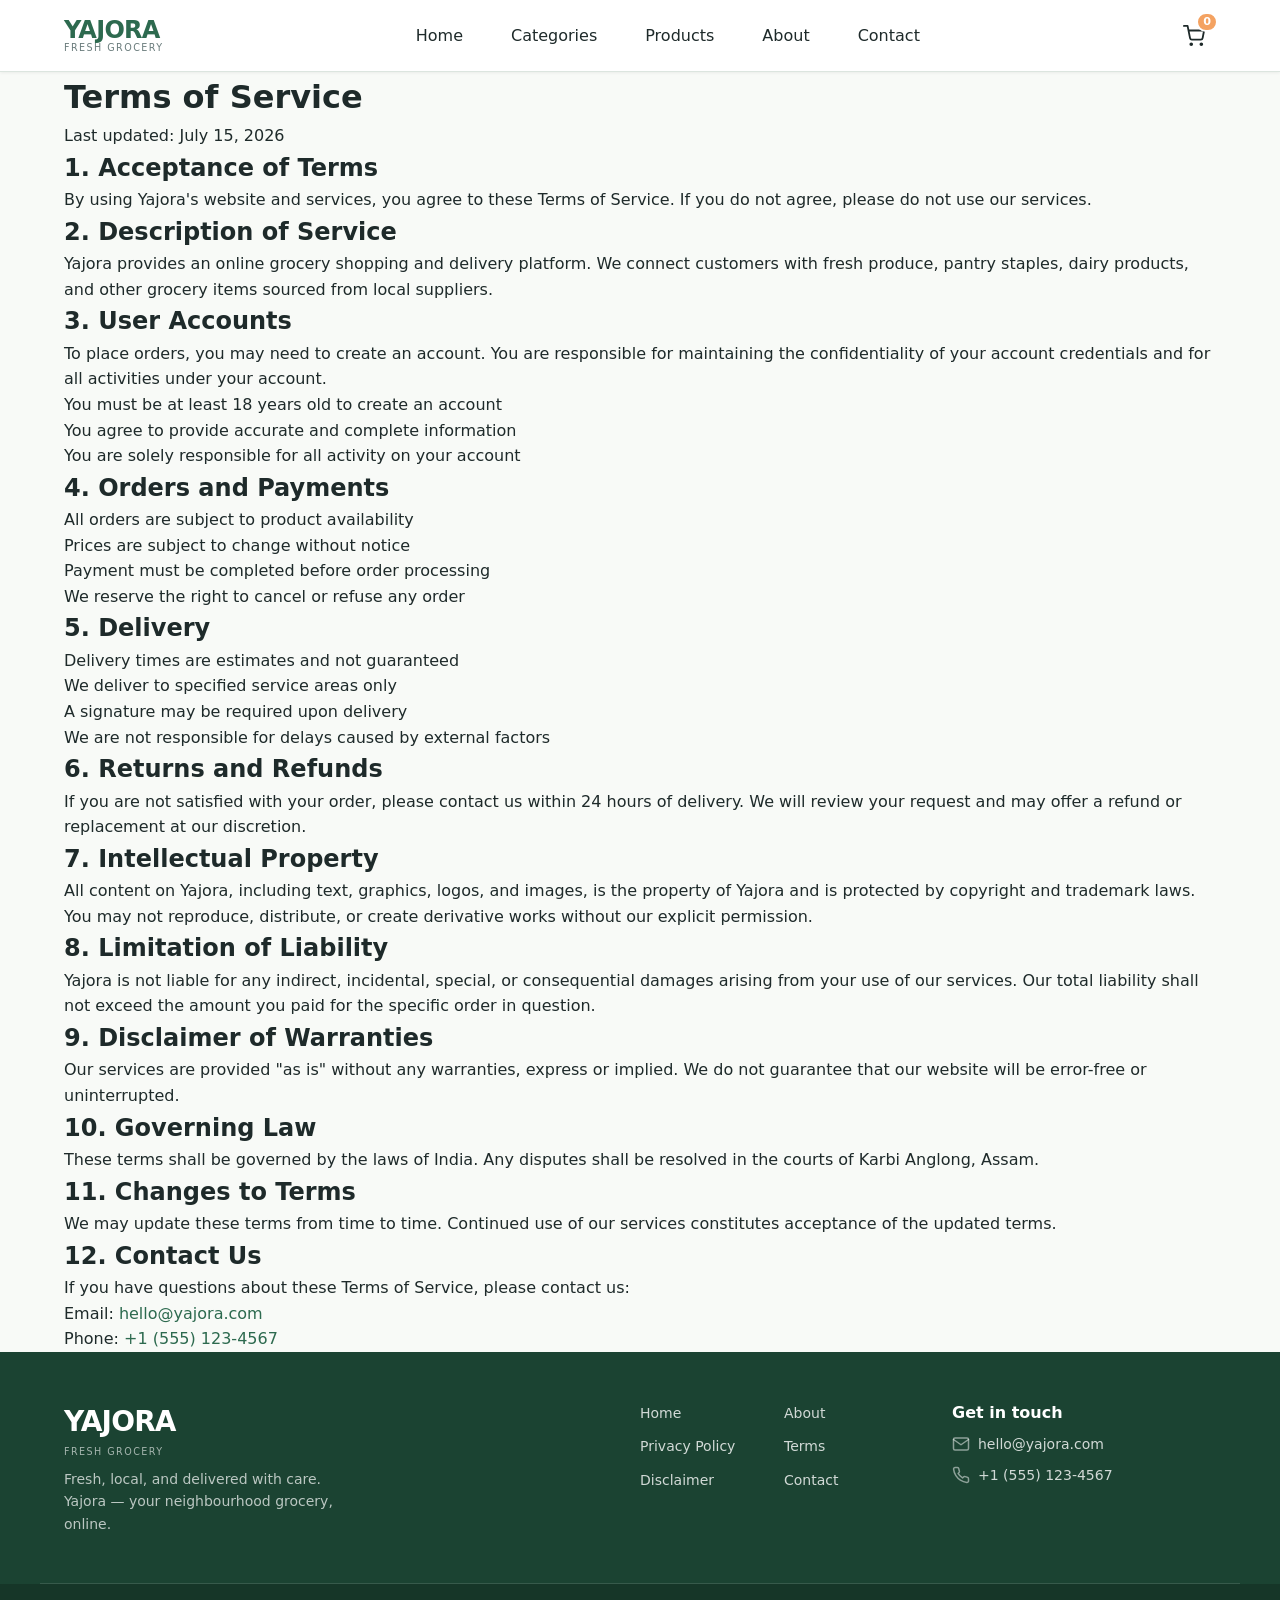
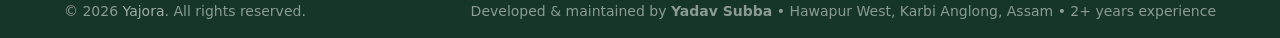
<file: terms.html>
<!DOCTYPE html>
<html lang="en">
<head>
    <meta charset="UTF-8" />
    <meta name="viewport" content="width=device-width, initial-scale=1.0" />
    <title>Terms of Service — Yajora</title>
    <meta name="description" content="Yajora terms of service. Read our terms and conditions for using our grocery delivery platform." />
    <link rel="icon" href="data:image/svg+xml,<svg xmlns='http://www.w3.org/2000/svg' viewBox='0 0 100 100'><text y='.9em' font-size='90'>🛒</text></svg>" />
    <link rel="stylesheet" href="/style.css" />
</head>
<body>
    <!-- ===== HEADER ===== -->
    <header class="site-header" role="banner">
        <div class="container header-inner">
            <div class="logo-wrapper">
                <a href="/" class="logo" aria-label="Yajora home">
                    <span class="logo-wordmark">Yajora</span>
                    <span class="logo-tagline">fresh grocery</span>
                </a>
            </div>

            <button class="nav-toggle" aria-label="Toggle navigation" aria-expanded="false" aria-controls="primary-nav">
                <span class="nav-toggle-icon">
                    <span></span>
                    <span></span>
                    <span></span>
                </span>
            </button>

            <nav id="primary-nav" class="primary-nav" aria-label="Main navigation">
                <ul class="nav-list">
                    <li><a href="/" class="nav-link">Home</a></li>
                    <li><a href="/#categories" class="nav-link">Categories</a></li>
                    <li><a href="/#products" class="nav-link">Products</a></li>
                    <li><a href="/#about" class="nav-link">About</a></li>
                    <li><a href="/#contact" class="nav-link">Contact</a></li>
                </ul>
            </nav>

            <div class="header-actions">
                <a href="/cart/cart.html" class="cart-link" aria-label="Shopping cart">
                    <svg width="22" height="22" viewBox="0 0 24 24" fill="none" stroke="currentColor" stroke-width="2" stroke-linecap="round" stroke-linejoin="round" aria-hidden="true">
                        <circle cx="9" cy="21" r="1" />
                        <circle cx="20" cy="21" r="1" />
                        <path d="M1 1h4l2.68 13.39a2 2 0 0 0 2 1.61h9.72a2 2 0 0 0 2-1.61L23 6H6" />
                    </svg>
                    <span class="cart-count" aria-label="Cart items">0</span>
                </a>
            </div>
        </div>
    </header>

    <!-- ===== MAIN ===== -->
    <main>
        <div class="container legal-container">
            <div class="legal-header">
                <h1 class="legal-title">Terms of Service</h1>
                <p class="legal-subtitle">Last updated: July 15, 2026</p>
            </div>

            <div class="legal-content">
                <section>
                    <h2>1. Acceptance of Terms</h2>
                    <p>By using Yajora's website and services, you agree to these Terms of Service. If you do not agree, please do not use our services.</p>
                </section>

                <section>
                    <h2>2. Description of Service</h2>
                    <p>Yajora provides an online grocery shopping and delivery platform. We connect customers with fresh produce, pantry staples, dairy products, and other grocery items sourced from local suppliers.</p>
                </section>

                <section>
                    <h2>3. User Accounts</h2>
                    <p>To place orders, you may need to create an account. You are responsible for maintaining the confidentiality of your account credentials and for all activities under your account.</p>
                    <ul>
                        <li>You must be at least 18 years old to create an account</li>
                        <li>You agree to provide accurate and complete information</li>
                        <li>You are solely responsible for all activity on your account</li>
                    </ul>
                </section>

                <section>
                    <h2>4. Orders and Payments</h2>
                    <ul>
                        <li>All orders are subject to product availability</li>
                        <li>Prices are subject to change without notice</li>
                        <li>Payment must be completed before order processing</li>
                        <li>We reserve the right to cancel or refuse any order</li>
                    </ul>
                </section>

                <section>
                    <h2>5. Delivery</h2>
                    <ul>
                        <li>Delivery times are estimates and not guaranteed</li>
                        <li>We deliver to specified service areas only</li>
                        <li>A signature may be required upon delivery</li>
                        <li>We are not responsible for delays caused by external factors</li>
                    </ul>
                </section>

                <section>
                    <h2>6. Returns and Refunds</h2>
                    <p>If you are not satisfied with your order, please contact us within 24 hours of delivery. We will review your request and may offer a refund or replacement at our discretion.</p>
                </section>

                <section>
                    <h2>7. Intellectual Property</h2>
                    <p>All content on Yajora, including text, graphics, logos, and images, is the property of Yajora and is protected by copyright and trademark laws. You may not reproduce, distribute, or create derivative works without our explicit permission.</p>
                </section>

                <section>
                    <h2>8. Limitation of Liability</h2>
                    <p>Yajora is not liable for any indirect, incidental, special, or consequential damages arising from your use of our services. Our total liability shall not exceed the amount you paid for the specific order in question.</p>
                </section>

                <section>
                    <h2>9. Disclaimer of Warranties</h2>
                    <p>Our services are provided "as is" without any warranties, express or implied. We do not guarantee that our website will be error-free or uninterrupted.</p>
                </section>

                <section>
                    <h2>10. Governing Law</h2>
                    <p>These terms shall be governed by the laws of India. Any disputes shall be resolved in the courts of Karbi Anglong, Assam.</p>
                </section>

                <section>
                    <h2>11. Changes to Terms</h2>
                    <p>We may update these terms from time to time. Continued use of our services constitutes acceptance of the updated terms.</p>
                </section>

                <section>
                    <h2>12. Contact Us</h2>
                    <p>If you have questions about these Terms of Service, please contact us:</p>
                    <ul>
                        <li>Email: <a href="mailto:hello@yajora.com">hello@yajora.com</a></li>
                        <li>Phone: <a href="tel:+15551234567">+1 (555) 123-4567</a></li>
                    </ul>
                </section>
            </div>
        </div>
    </main>

    <!-- ===== FOOTER ===== -->
    <footer class="site-footer" role="contentinfo">
        <div class="container footer-inner">
            <div class="footer-brand">
                <a href="/" class="footer-logo">
                    <span class="logo-wordmark">Yajora</span>
                    <span class="logo-tagline">fresh grocery</span>
                </a>
                <p class="footer-description">
                    Fresh, local, and delivered with care.<br />
                    Yajora — your neighbourhood grocery, online.
                </p>
            </div>

            <nav class="footer-nav" aria-label="Footer navigation">
                <ul class="footer-nav-list">
                    <li><a href="/">Home</a></li>
                    <li><a href="/#about">About</a></li>
                    <li><a href="/privacy-policy.html">Privacy Policy</a></li>
                    <li><a href="/terms.html" class="active">Terms</a></li>
                    <li><a href="/disclaimer.html">Disclaimer</a></li>
                    <li><a href="/#contact">Contact</a></li>
                </ul>
            </nav>

            <div class="footer-contact" id="contact">
                <h3 class="footer-contact-heading">Get in touch</h3>
                <ul class="footer-contact-list">
                    <li>
                        <svg width="18" height="18" viewBox="0 0 24 24" fill="none" stroke="currentColor" stroke-width="2" stroke-linecap="round" stroke-linejoin="round" aria-hidden="true"><path d="M4 4h16c1.1 0 2 .9 2 2v12c0 1.1-.9 2-2 2H4c-1.1 0-2-.9-2-2V6c0-1.1.9-2 2-2z"/><polyline points="22,6 12,13 2,6"/></svg>
                        <a href="mailto:hello@yajora.com">hello@yajora.com</a>
                    </li>
                    <li>
                        <svg width="18" height="18" viewBox="0 0 24 24" fill="none" stroke="currentColor" stroke-width="2" stroke-linecap="round" stroke-linejoin="round" aria-hidden="true"><path d="M22 16.92v3a2 2 0 0 1-2.18 2 19.79 19.79 0 0 1-8.63-3.07 19.5 19.5 0 0 1-6-6 19.79 19.79 0 0 1-3.07-8.67A2 2 0 0 1 4.11 2h3a2 2 0 0 1 2 1.72c.127.96.362 1.903.7 2.81a2 2 0 0 1-.45 2.11L8.09 9.91a16 16 0 0 0 6 6l1.27-1.27a2 2 0 0 1 2.11-.45c.907.339 1.85.574 2.81.7A2 2 0 0 1 22 16.92z"/></svg>
                        <a href="tel:+15551234567">+1 (555) 123-4567</a>
                    </li>
                </ul>
            </div>
        </div>

        <div class="footer-bottom">
            <div class="container footer-bottom-inner">
                <p class="footer-copy">
                    &copy; 2026 <a href="/">Yajora</a>. All rights reserved.
                </p>
                <p class="footer-credit">
                    Developed &amp; maintained by <strong>Yadav Subba</strong> &bull; Hawapur West, Karbi Anglong, Assam &bull; 2+ years experience
                </p>
            </div>
        </div>
    </footer>

    <!-- ===== SCRIPTS ===== -->
    <script>
        (function () {
            function getCart() {
                try {
                    var data = localStorage.getItem('yajora_cart');
                    return data ? JSON.parse(data) : [];
                } catch {
                    return [];
                }
            }
            function updateCartCount() {
                var cart = getCart();
                var total = 0;
                for (var i = 0; i < cart.length; i++) {
                    total += cart[i].quantity;
                }
                var el = document.querySelector('.cart-count');
                if (el) el.textContent = total;
            }
            var navToggle = document.querySelector('.nav-toggle');
            var primaryNav = document.getElementById('primary-nav');
            if (navToggle && primaryNav) {
                navToggle.addEventListener('click', function () {
                    var isOpen = primaryNav.classList.toggle('is-open');
                    this.setAttribute('aria-expanded', isOpen);
                });
            }
            updateCartCount();
        })();
    </script>
</body>
</html>
</file>
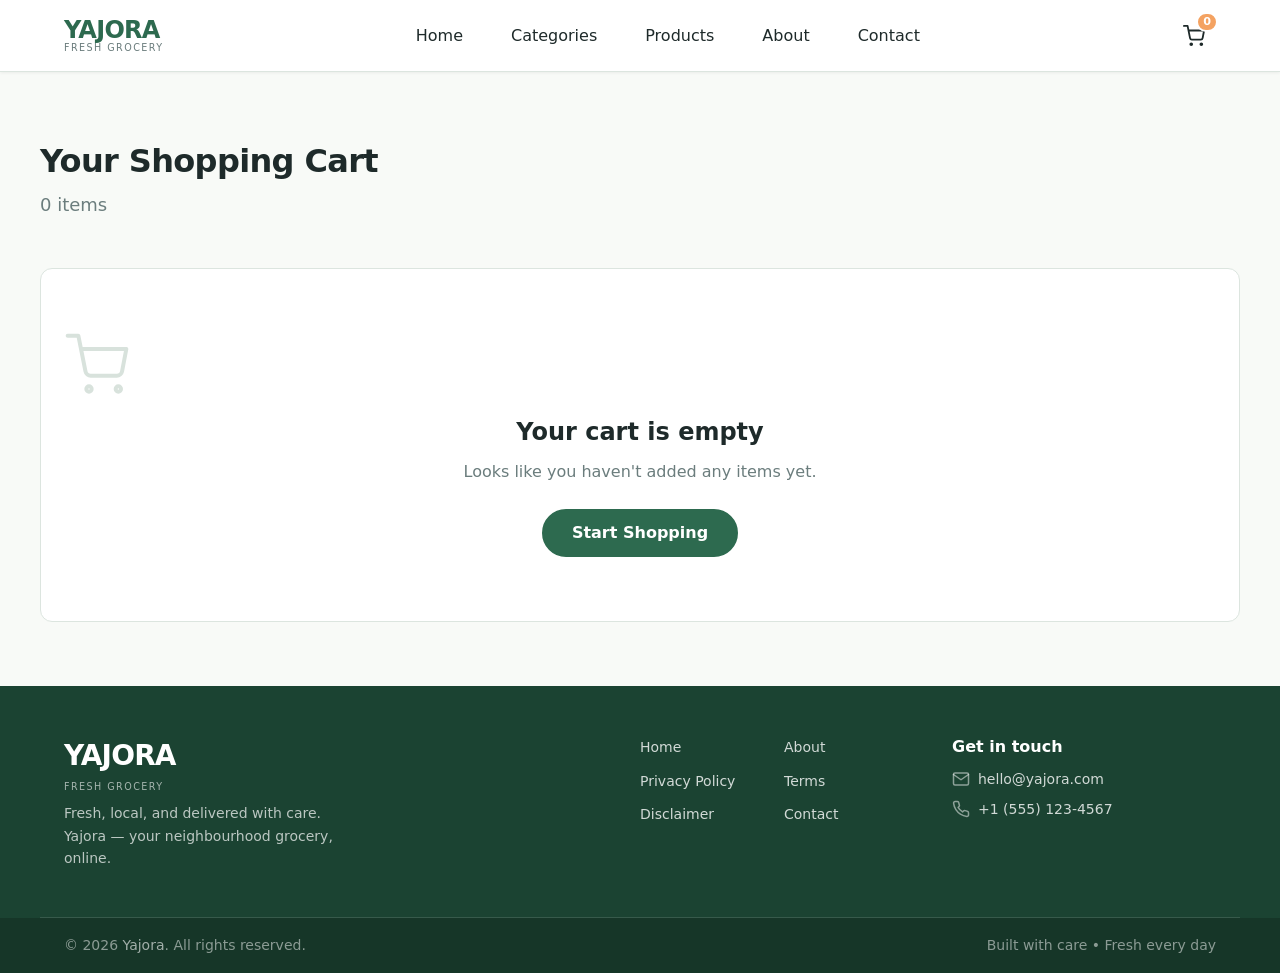
<file: cart/cart.html>
<!DOCTYPE html>
<html lang="en">
<head>
    <meta charset="UTF-8" />
    <meta name="viewport" content="width=device-width, initial-scale=1.0" />
    <title>Your Cart — Yajora</title>
    <meta name="description" content="Review your Yajora shopping cart, update quantities, and proceed to checkout." />
    <link rel="icon" href="data:image/svg+xml,<svg xmlns='http://www.w3.org/2000/svg' viewBox='0 0 100 100'><text y='.9em' font-size='90'>🛒</text></svg>" />
    <link rel="stylesheet" href="/style.css" />
</head>
<body>
    <!-- ===== HEADER ===== -->
    <header class="site-header" role="banner">
        <div class="container header-inner">
            <div class="logo-wrapper">
                <a href="/" class="logo" aria-label="Yajora home">
                    <span class="logo-wordmark">Yajora</span>
                    <span class="logo-tagline">fresh grocery</span>
                </a>
            </div>

            <button class="nav-toggle" aria-label="Toggle navigation" aria-expanded="false" aria-controls="primary-nav">
                <span class="nav-toggle-icon">
                    <span></span>
                    <span></span>
                    <span></span>
                </span>
            </button>

            <nav id="primary-nav" class="primary-nav" aria-label="Main navigation">
                <ul class="nav-list">
                    <li><a href="/" class="nav-link">Home</a></li>
                    <li><a href="/#categories" class="nav-link">Categories</a></li>
                    <li><a href="/#products" class="nav-link">Products</a></li>
                    <li><a href="/#about" class="nav-link">About</a></li>
                    <li><a href="/#contact" class="nav-link">Contact</a></li>
                </ul>
            </nav>

            <div class="header-actions">
                <a href="/cart/cart.html" class="cart-link" aria-label="Shopping cart">
                    <svg width="22" height="22" viewBox="0 0 24 24" fill="none" stroke="currentColor" stroke-width="2" stroke-linecap="round" stroke-linejoin="round" aria-hidden="true">
                        <circle cx="9" cy="21" r="1" />
                        <circle cx="20" cy="21" r="1" />
                        <path d="M1 1h4l2.68 13.39a2 2 0 0 0 2 1.61h9.72a2 2 0 0 0 2-1.61L23 6H6" />
                    </svg>
                    <span class="cart-count" aria-label="Cart items">0</span>
                </a>
            </div>
        </div>
    </header>

    <!-- ===== MAIN ===== -->
    <main>
        <div class="container cart-container" id="cart-container">
            <div class="cart-header">
                <h1 class="cart-title">Your Shopping Cart</h1>
                <p class="cart-subtitle" id="cart-item-count">0 items</p>
            </div>

            <!-- Cart content rendered by JavaScript -->
            <div id="cart-content">
                <!-- Empty state or cart items will be rendered here -->
            </div>
        </div>
    </main>

    <!-- ===== FOOTER ===== -->
    <footer class="site-footer" role="contentinfo">
        <div class="container footer-inner">
            <div class="footer-brand">
                <a href="/" class="footer-logo">
                    <span class="logo-wordmark">Yajora</span>
                    <span class="logo-tagline">fresh grocery</span>
                </a>
                <p class="footer-description">
                    Fresh, local, and delivered with care.<br />
                    Yajora — your neighbourhood grocery, online.
                </p>
            </div>

            <nav class="footer-nav" aria-label="Footer navigation">
                <ul class="footer-nav-list">
                    <li><a href="/">Home</a></li>
                    <li><a href="/#about">About</a></li>
                    <li><a href="/privacy-policy.html">Privacy Policy</a></li>
                    <li><a href="/terms.html">Terms</a></li>
                    <li><a href="/disclaimer.html">Disclaimer</a></li>
                    <li><a href="/#contact">Contact</a></li>
                </ul>
            </nav>

            <div class="footer-contact" id="contact">
                <h3 class="footer-contact-heading">Get in touch</h3>
                <ul class="footer-contact-list">
                    <li>
                        <svg width="18" height="18" viewBox="0 0 24 24" fill="none" stroke="currentColor" stroke-width="2" stroke-linecap="round" stroke-linejoin="round" aria-hidden="true"><path d="M4 4h16c1.1 0 2 .9 2 2v12c0 1.1-.9 2-2 2H4c-1.1 0-2-.9-2-2V6c0-1.1.9-2 2-2z"/><polyline points="22,6 12,13 2,6"/></svg>
                        <a href="mailto:hello@yajora.com">hello@yajora.com</a>
                    </li>
                    <li>
                        <svg width="18" height="18" viewBox="0 0 24 24" fill="none" stroke="currentColor" stroke-width="2" stroke-linecap="round" stroke-linejoin="round" aria-hidden="true"><path d="M22 16.92v3a2 2 0 0 1-2.18 2 19.79 19.79 0 0 1-8.63-3.07 19.5 19.5 0 0 1-6-6 19.79 19.79 0 0 1-3.07-8.67A2 2 0 0 1 4.11 2h3a2 2 0 0 1 2 1.72c.127.96.362 1.903.7 2.81a2 2 0 0 1-.45 2.11L8.09 9.91a16 16 0 0 0 6 6l1.27-1.27a2 2 0 0 1 2.11-.45c.907.339 1.85.574 2.81.7A2 2 0 0 1 22 16.92z"/></svg>
                        <a href="tel:+15551234567">+1 (555) 123-4567</a>
                    </li>
                </ul>
            </div>
        </div>

        <div class="footer-bottom">
            <div class="container footer-bottom-inner">
                <p class="footer-copy">
                    &copy; 2026 <a href="/">Yajora</a>. All rights reserved.
                </p>
                <p class="footer-credit">
                    Built with care &bull; Fresh every day
                </p>
            </div>
        </div>
    </footer>

    <!-- ===== SCRIPTS ===== -->
    <script src="cart.js"></script>
</body>
</html>
</file>
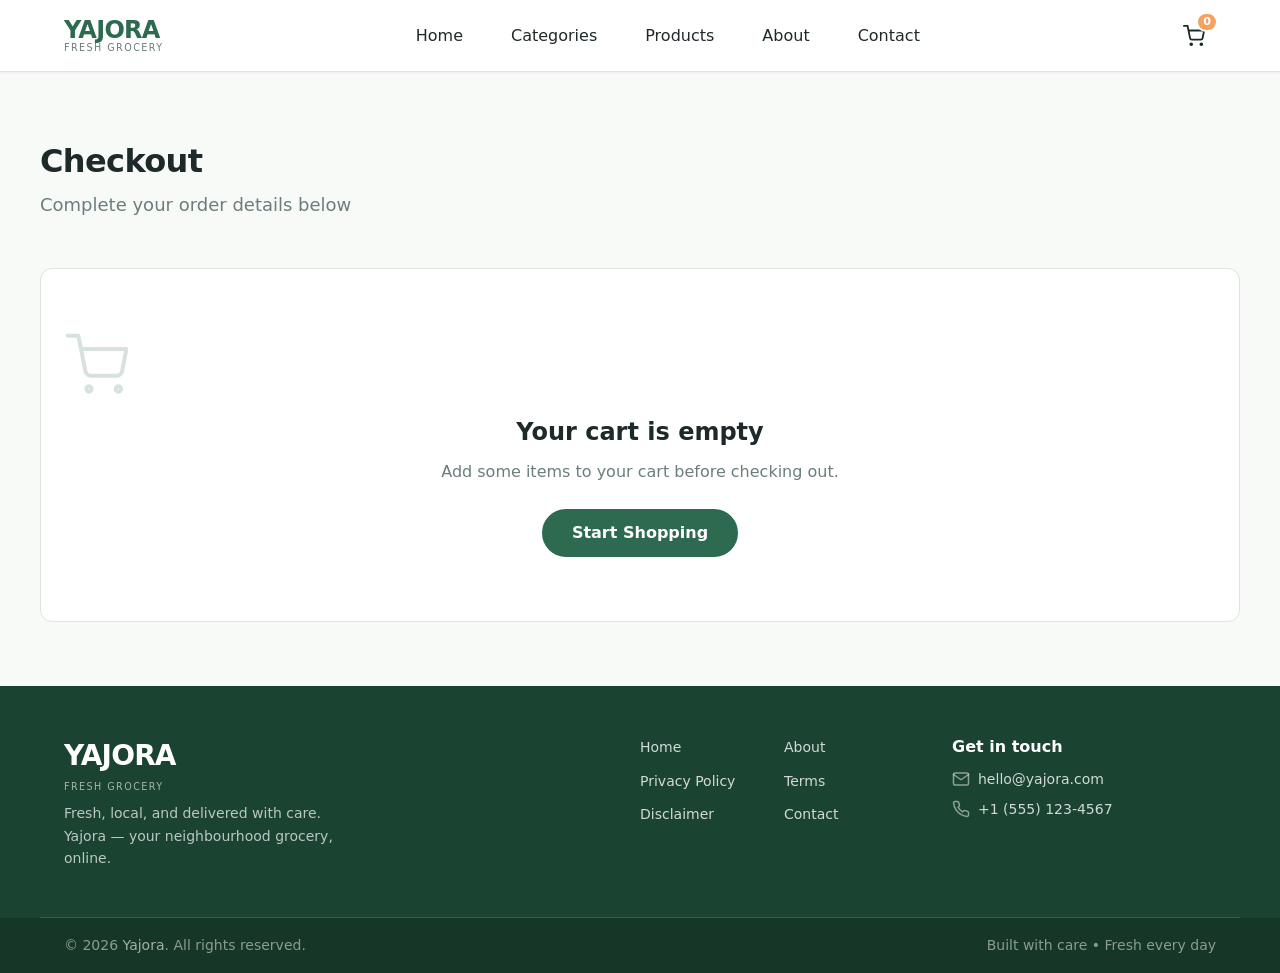
<file: order/order.html>
<!DOCTYPE html>
<html lang="en">
<head>
    <meta charset="UTF-8" />
    <meta name="viewport" content="width=device-width, initial-scale=1.0" />
    <title>Checkout — Yajora</title>
    <meta name="description" content="Complete your Yajora order. Enter your details, review your cart, and place your order." />
    <link rel="icon" href="data:image/svg+xml,<svg xmlns='http://www.w3.org/2000/svg' viewBox='0 0 100 100'><text y='.9em' font-size='90'>🛒</text></svg>" />
    <link rel="stylesheet" href="/style.css" />
</head>
<body>
    <!-- ===== HEADER ===== -->
    <header class="site-header" role="banner">
        <div class="container header-inner">
            <div class="logo-wrapper">
                <a href="/" class="logo" aria-label="Yajora home">
                    <span class="logo-wordmark">Yajora</span>
                    <span class="logo-tagline">fresh grocery</span>
                </a>
            </div>

            <button class="nav-toggle" aria-label="Toggle navigation" aria-expanded="false" aria-controls="primary-nav">
                <span class="nav-toggle-icon">
                    <span></span>
                    <span></span>
                    <span></span>
                </span>
            </button>

            <nav id="primary-nav" class="primary-nav" aria-label="Main navigation">
                <ul class="nav-list">
                    <li><a href="/" class="nav-link">Home</a></li>
                    <li><a href="/#categories" class="nav-link">Categories</a></li>
                    <li><a href="/#products" class="nav-link">Products</a></li>
                    <li><a href="/#about" class="nav-link">About</a></li>
                    <li><a href="/#contact" class="nav-link">Contact</a></li>
                </ul>
            </nav>

            <div class="header-actions">
                <a href="/cart/cart.html" class="cart-link" aria-label="Shopping cart">
                    <svg width="22" height="22" viewBox="0 0 24 24" fill="none" stroke="currentColor" stroke-width="2" stroke-linecap="round" stroke-linejoin="round" aria-hidden="true">
                        <circle cx="9" cy="21" r="1" />
                        <circle cx="20" cy="21" r="1" />
                        <path d="M1 1h4l2.68 13.39a2 2 0 0 0 2 1.61h9.72a2 2 0 0 0 2-1.61L23 6H6" />
                    </svg>
                    <span class="cart-count" aria-label="Cart items">0</span>
                </a>
            </div>
        </div>
    </header>

    <!-- ===== MAIN ===== -->
    <main>
        <div class="container order-container" id="order-container">
            <div class="order-header">
                <h1 class="order-title">Checkout</h1>
                <p class="order-subtitle">Complete your order details below</p>
            </div>

            <!-- Order content rendered by JavaScript -->
            <div id="order-content">
                <!-- Order form and summary will be rendered here -->
            </div>
        </div>
    </main>

    <!-- ===== FOOTER ===== -->
    <footer class="site-footer" role="contentinfo">
        <div class="container footer-inner">
            <div class="footer-brand">
                <a href="/" class="footer-logo">
                    <span class="logo-wordmark">Yajora</span>
                    <span class="logo-tagline">fresh grocery</span>
                </a>
                <p class="footer-description">
                    Fresh, local, and delivered with care.<br />
                    Yajora — your neighbourhood grocery, online.
                </p>
            </div>

            <nav class="footer-nav" aria-label="Footer navigation">
                <ul class="footer-nav-list">
                    <li><a href="/">Home</a></li>
                    <li><a href="/#about">About</a></li>
                    <li><a href="/privacy-policy.html">Privacy Policy</a></li>
                    <li><a href="/terms.html">Terms</a></li>
                    <li><a href="/disclaimer.html">Disclaimer</a></li>
                    <li><a href="/#contact">Contact</a></li>
                </ul>
            </nav>

            <div class="footer-contact" id="contact">
                <h3 class="footer-contact-heading">Get in touch</h3>
                <ul class="footer-contact-list">
                    <li>
                        <svg width="18" height="18" viewBox="0 0 24 24" fill="none" stroke="currentColor" stroke-width="2" stroke-linecap="round" stroke-linejoin="round" aria-hidden="true"><path d="M4 4h16c1.1 0 2 .9 2 2v12c0 1.1-.9 2-2 2H4c-1.1 0-2-.9-2-2V6c0-1.1.9-2 2-2z"/><polyline points="22,6 12,13 2,6"/></svg>
                        <a href="mailto:hello@yajora.com">hello@yajora.com</a>
                    </li>
                    <li>
                        <svg width="18" height="18" viewBox="0 0 24 24" fill="none" stroke="currentColor" stroke-width="2" stroke-linecap="round" stroke-linejoin="round" aria-hidden="true"><path d="M22 16.92v3a2 2 0 0 1-2.18 2 19.79 19.79 0 0 1-8.63-3.07 19.5 19.5 0 0 1-6-6 19.79 19.79 0 0 1-3.07-8.67A2 2 0 0 1 4.11 2h3a2 2 0 0 1 2 1.72c.127.96.362 1.903.7 2.81a2 2 0 0 1-.45 2.11L8.09 9.91a16 16 0 0 0 6 6l1.27-1.27a2 2 0 0 1 2.11-.45c.907.339 1.85.574 2.81.7A2 2 0 0 1 22 16.92z"/></svg>
                        <a href="tel:+15551234567">+1 (555) 123-4567</a>
                    </li>
                </ul>
            </div>
        </div>

        <div class="footer-bottom">
            <div class="container footer-bottom-inner">
                <p class="footer-copy">
                    &copy; 2026 <a href="/">Yajora</a>. All rights reserved.
                </p>
                <p class="footer-credit">
                    Built with care &bull; Fresh every day
                </p>
            </div>
        </div>
    </footer>

    <!-- ===== SCRIPTS ===== -->
    <script src="order.js"></script>
</body>
</html>
</file>
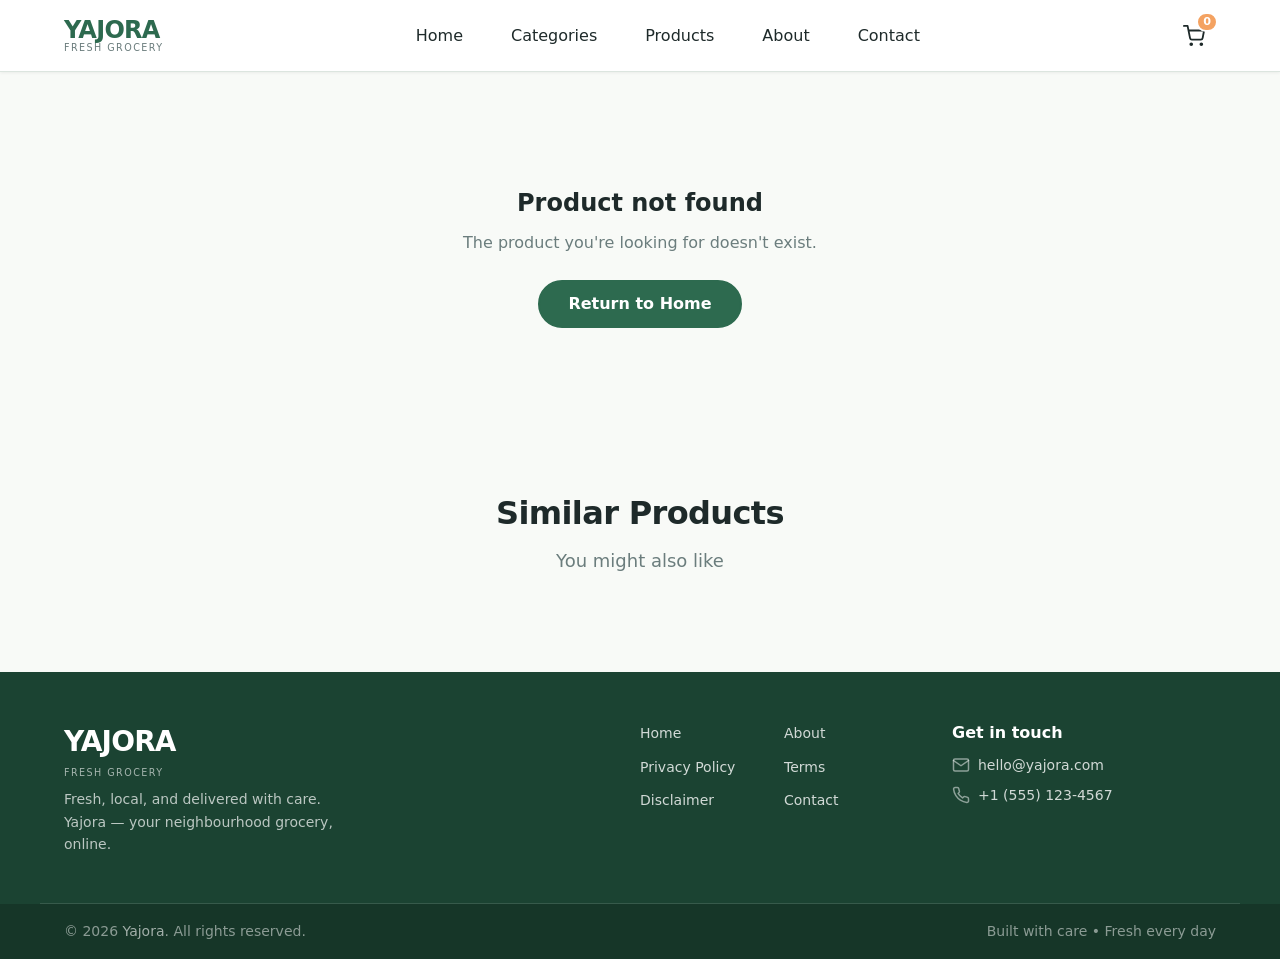
<file: product/product.html>
<!DOCTYPE html>
<html lang="en">
<head>
    <meta charset="UTF-8" />
    <meta name="viewport" content="width=device-width, initial-scale=1.0" />
    <title>Product — Yajora</title>
    <meta name="description" content="View product details, images, pricing, and add to your cart at Yajora." />
    <link rel="icon" href="data:image/svg+xml,<svg xmlns='http://www.w3.org/2000/svg' viewBox='0 0 100 100'><text y='.9em' font-size='90'>🛒</text></svg>" />
    <link rel="stylesheet" href="/style.css" />
</head>
<body>
    <!-- ===== HEADER ===== -->
    <header class="site-header" role="banner">
        <div class="container header-inner">
            <div class="logo-wrapper">
                <a href="/" class="logo" aria-label="Yajora home">
                    <span class="logo-wordmark">Yajora</span>
                    <span class="logo-tagline">fresh grocery</span>
                </a>
            </div>

            <button class="nav-toggle" aria-label="Toggle navigation" aria-expanded="false" aria-controls="primary-nav">
                <span class="nav-toggle-icon">
                    <span></span>
                    <span></span>
                    <span></span>
                </span>
            </button>

            <nav id="primary-nav" class="primary-nav" aria-label="Main navigation">
                <ul class="nav-list">
                    <li><a href="/" class="nav-link">Home</a></li>
                    <li><a href="/#categories" class="nav-link">Categories</a></li>
                    <li><a href="/#products" class="nav-link">Products</a></li>
                    <li><a href="/#about" class="nav-link">About</a></li>
                    <li><a href="/#contact" class="nav-link">Contact</a></li>
                </ul>
            </nav>

            <div class="header-actions">
                <a href="/cart.html" class="cart-link" aria-label="Shopping cart">
                    <svg width="22" height="22" viewBox="0 0 24 24" fill="none" stroke="currentColor" stroke-width="2" stroke-linecap="round" stroke-linejoin="round" aria-hidden="true">
                        <circle cx="9" cy="21" r="1" />
                        <circle cx="20" cy="21" r="1" />
                        <path d="M1 1h4l2.68 13.39a2 2 0 0 0 2 1.61h9.72a2 2 0 0 0 2-1.61L23 6H6" />
                    </svg>
                    <span class="cart-count" aria-label="Cart items">0</span>
                </a>
            </div>
        </div>
    </header>

    <!-- ===== MAIN ===== -->
    <main>
        <div class="container product-detail-container" id="product-detail">
            <div class="product-detail-skeleton" style="padding:var(--spacing-2xl) 0;text-align:center;color:var(--color-text-light);">
                <p>Loading product details…</p>
            </div>
        </div>

        <!-- ===== SIMILAR PRODUCTS ===== -->
        <section class="similar-products" aria-labelledby="similar-heading">
            <div class="container">
                <div class="section-header">
                    <h2 id="similar-heading" class="section-title">Similar Products</h2>
                    <p class="section-subtitle">You might also like</p>
                </div>
                <div class="product-grid" id="similar-products-grid">
                    <!-- Dynamically rendered by JavaScript -->
                </div>
            </div>
        </section>
    </main>

    <!-- ===== FOOTER ===== -->
    <footer class="site-footer" role="contentinfo">
        <div class="container footer-inner">
            <div class="footer-brand">
                <a href="/" class="footer-logo">
                    <span class="logo-wordmark">Yajora</span>
                    <span class="logo-tagline">fresh grocery</span>
                </a>
                <p class="footer-description">
                    Fresh, local, and delivered with care.<br />
                    Yajora — your neighbourhood grocery, online.
                </p>
            </div>

            <nav class="footer-nav" aria-label="Footer navigation">
                <ul class="footer-nav-list">
                    <li><a href="/">Home</a></li>
                    <li><a href="/#about">About</a></li>
                    <li><a href="/privacy-policy.html">Privacy Policy</a></li>
                    <li><a href="/terms.html">Terms</a></li>
                    <li><a href="/disclaimer.html">Disclaimer</a></li>
                    <li><a href="/#contact">Contact</a></li>
                </ul>
            </nav>

            <div class="footer-contact" id="contact">
                <h3 class="footer-contact-heading">Get in touch</h3>
                <ul class="footer-contact-list">
                    <li>
                        <svg width="18" height="18" viewBox="0 0 24 24" fill="none" stroke="currentColor" stroke-width="2" stroke-linecap="round" stroke-linejoin="round" aria-hidden="true"><path d="M4 4h16c1.1 0 2 .9 2 2v12c0 1.1-.9 2-2 2H4c-1.1 0-2-.9-2-2V6c0-1.1.9-2 2-2z"/><polyline points="22,6 12,13 2,6"/></svg>
                        <a href="mailto:hello@yajora.com">hello@yajora.com</a>
                    </li>
                    <li>
                        <svg width="18" height="18" viewBox="0 0 24 24" fill="none" stroke="currentColor" stroke-width="2" stroke-linecap="round" stroke-linejoin="round" aria-hidden="true"><path d="M22 16.92v3a2 2 0 0 1-2.18 2 19.79 19.79 0 0 1-8.63-3.07 19.5 19.5 0 0 1-6-6 19.79 19.79 0 0 1-3.07-8.67A2 2 0 0 1 4.11 2h3a2 2 0 0 1 2 1.72c.127.96.362 1.903.7 2.81a2 2 0 0 1-.45 2.11L8.09 9.91a16 16 0 0 0 6 6l1.27-1.27a2 2 0 0 1 2.11-.45c.907.339 1.85.574 2.81.7A2 2 0 0 1 22 16.92z"/></svg>
                        <a href="tel:+15551234567">+1 (555) 123-4567</a>
                    </li>
                </ul>
            </div>
        </div>

        <div class="footer-bottom">
            <div class="container footer-bottom-inner">
                <p class="footer-copy">
                    &copy; 2026 <a href="/">Yajora</a>. All rights reserved.
                </p>
                <p class="footer-credit">
                    Built with care &bull; Fresh every day
                </p>
            </div>
        </div>
    </footer>

    <script src="product.js"></script>
</body>
</html>
</file>
<file: style.css>
/* ============================================================
   YAJORA — style.css
   Master stylesheet for the Yajora grocery website.
   Mobile-first, responsive, accessible.
   ============================================================ */

/* ----- CSS Variables (custom properties) ----- */
:root {
    /* Colours */
    --color-primary: #2D6A4F;
    --color-primary-light: #40916C;
    --color-primary-dark: #1B4332;
    --color-primary-subtle: #D8E2DC;
    --color-accent: #F4A261;
    --color-accent-hover: #E88F4D;
    --color-bg: #F8FAF7;
    --color-surface: #FFFFFF;
    --color-text: #1E2A2A;
    --color-text-muted: #4A5B5B;
    --color-text-light: #6B7D7D;
    --color-border: #DCE5DF;
    --color-focus-ring: #2D6A4F;
    --color-error: #B33C3C;
    --color-success: #2D6A4F;

    /* Typography */
    --font-family: system-ui, -apple-system, 'Segoe UI', Roboto, 'Helvetica Neue', Arial, sans-serif;
    --font-size-base: 1rem;
    --font-size-sm: 0.875rem;
    --font-size-lg: 1.125rem;
    --font-size-xl: 1.25rem;
    --font-size-2xl: 1.5rem;
    --font-size-3xl: 2rem;
    --font-size-4xl: 2.75rem;

    /* Spacing */
    --spacing-xs: 0.25rem;
    --spacing-sm: 0.5rem;
    --spacing-md: 1rem;
    --spacing-lg: 1.5rem;
    --spacing-xl: 2rem;
    --spacing-2xl: 3rem;
    --spacing-3xl: 4rem;

    /* Layout */
    --container-max-width: 1200px;
    --header-height: 72px;
    --border-radius: 12px;
    --border-radius-sm: 8px;
    --shadow-sm: 0 1px 3px rgba(0, 0, 0, 0.06);
    --shadow-md: 0 4px 16px rgba(0, 0, 0, 0.08);
    --shadow-lg: 0 8px 32px rgba(0, 0, 0, 0.12);
    --transition-speed: 0.25s;
}

/* ----- Reset & Base ----- */
*,
*::before,
*::after {
    box-sizing: border-box;
    margin: 0;
    padding: 0;
}

html {
    scroll-behavior: smooth;
    -webkit-text-size-adjust: 100%;
}

body {
    font-family: var(--font-family);
    font-size: var(--font-size-base);
    line-height: 1.6;
    color: var(--color-text);
    background-color: var(--color-bg);
    -webkit-font-smoothing: antialiased;
    -moz-osx-font-smoothing: grayscale;
    min-height: 100vh;
    display: flex;
    flex-direction: column;
}

img,
svg {
    display: block;
    max-width: 100%;
}

a {
    color: var(--color-primary);
    text-decoration: none;
    transition: color var(--transition-speed) ease;
}

a:hover {
    color: var(--color-primary-dark);
}

ul,
ol {
    list-style: none;
}

/* ----- Accessibility helpers ----- */
.sr-only {
    position: absolute !important;
    width: 1px !important;
    height: 1px !important;
    padding: 0 !important;
    margin: -1px !important;
    overflow: hidden !important;
    clip: rect(0, 0, 0, 0) !important;
    white-space: nowrap !important;
    border: 0 !important;
}

/* Focus styles for keyboard navigation */
a:focus-visible,
button:focus-visible,
input:focus-visible,
select:focus-visible {
    outline: 3px solid var(--color-focus-ring);
    outline-offset: 2px;
    border-radius: 4px;
}

/* ----- Container ----- */
.container {
    width: 100%;
    max-width: var(--container-max-width);
    margin: 0 auto;
    padding: 0 var(--spacing-lg);
}

/* ----- Buttons ----- */
.btn {
    display: inline-flex;
    align-items: center;
    justify-content: center;
    gap: var(--spacing-sm);
    padding: 0.75rem 1.75rem;
    font-family: var(--font-family);
    font-size: var(--font-size-base);
    font-weight: 600;
    line-height: 1.2;
    text-align: center;
    border: 2px solid transparent;
    border-radius: 50px;
    cursor: pointer;
    transition: all var(--transition-speed) ease;
    text-decoration: none;
    min-height: 48px;
}

.btn-primary {
    background-color: var(--color-primary);
    color: #fff;
    border-color: var(--color-primary);
}

.btn-primary:hover,
.btn-primary:focus-visible {
    background-color: var(--color-primary-dark);
    border-color: var(--color-primary-dark);
    color: #fff;
    transform: translateY(-2px);
    box-shadow: var(--shadow-md);
}

.btn-outline {
    background-color: transparent;
    color: var(--color-primary);
    border-color: var(--color-primary);
}

.btn-outline:hover,
.btn-outline:focus-visible {
    background-color: var(--color-primary);
    color: #fff;
    transform: translateY(-2px);
    box-shadow: var(--shadow-md);
}

.btn-large {
    padding: 0.9rem 2.5rem;
    font-size: var(--font-size-lg);
    min-height: 56px;
}

/* ----- Section headers ----- */
.section-header {
    text-align: center;
    margin-bottom: var(--spacing-2xl);
}

.section-title {
    font-size: var(--font-size-3xl);
    font-weight: 700;
    letter-spacing: -0.02em;
    color: var(--color-text);
    margin-bottom: var(--spacing-sm);
}

.section-subtitle {
    font-size: var(--font-size-lg);
    color: var(--color-text-light);
    max-width: 560px;
    margin: 0 auto;
}

/* ============================================================
   HEADER
   ============================================================ */
.site-header {
    position: sticky;
    top: 0;
    z-index: 100;
    background-color: var(--color-surface);
    border-bottom: 1px solid var(--color-border);
    box-shadow: var(--shadow-sm);
    height: var(--header-height);
    display: flex;
    align-items: center;
}

.header-inner {
    display: flex;
    align-items: center;
    justify-content: space-between;
    gap: var(--spacing-md);
    width: 100%;
}

/* Logo */
.logo-wrapper {
    flex-shrink: 0;
}

.logo {
    display: flex;
    flex-direction: column;
    line-height: 1.1;
    text-decoration: none;
}

.logo-wordmark {
    font-size: 1.5rem;
    font-weight: 700;
    letter-spacing: -0.03em;
    color: var(--color-primary);
    text-transform: uppercase;
}

.logo-tagline {
    font-size: 0.6rem;
    font-weight: 400;
    letter-spacing: 0.15em;
    color: var(--color-text-light);
    text-transform: uppercase;
}

/* Navigation toggle (hamburger) */
.nav-toggle {
    display: flex;
    flex-direction: column;
    align-items: center;
    justify-content: center;
    width: 44px;
    height: 44px;
    padding: 0;
    background: transparent;
    border: none;
    cursor: pointer;
    border-radius: var(--border-radius-sm);
    transition: background 0.2s;
}

.nav-toggle:hover {
    background-color: var(--color-primary-subtle);
}

.nav-toggle-icon {
    display: flex;
    flex-direction: column;
    gap: 5px;
    width: 24px;
}

.nav-toggle-icon span {
    display: block;
    height: 2.5px;
    width: 100%;
    background-color: var(--color-text);
    border-radius: 2px;
    transition: all 0.25s ease;
    transform-origin: center;
}

.nav-toggle[aria-expanded="true"] .nav-toggle-icon span:nth-child(1) {
    transform: rotate(45deg) translate(5px, 5px);
}

.nav-toggle[aria-expanded="true"] .nav-toggle-icon span:nth-child(2) {
    opacity: 0;
}

.nav-toggle[aria-expanded="true"] .nav-toggle-icon span:nth-child(3) {
    transform: rotate(-45deg) translate(5px, -5px);
}

/* Primary navigation */
.primary-nav {
    display: none;
    position: absolute;
    top: var(--header-height);
    left: 0;
    right: 0;
    background-color: var(--color-surface);
    border-bottom: 1px solid var(--color-border);
    box-shadow: var(--shadow-md);
    padding: var(--spacing-md) 0;
}

.primary-nav.is-open {
    display: block;
}

.nav-list {
    display: flex;
    flex-direction: column;
    gap: var(--spacing-sm);
    padding: 0 var(--spacing-lg);
}

.nav-link {
    display: block;
    padding: var(--spacing-sm) var(--spacing-md);
    font-weight: 500;
    color: var(--color-text);
    border-radius: var(--border-radius-sm);
    transition: background 0.2s, color 0.2s;
}

.nav-link:hover,
.nav-link:focus-visible {
    background-color: var(--color-primary-subtle);
    color: var(--color-primary);
}

.nav-link.active {
    color: var(--color-primary);
    font-weight: 600;
}

/* Header actions */
.header-actions {
    display: flex;
    align-items: center;
    gap: var(--spacing-sm);
    flex-shrink: 0;
}

.search-toggle,
.cart-link {
    display: flex;
    align-items: center;
    justify-content: center;
    width: 44px;
    height: 44px;
    background: transparent;
    border: none;
    border-radius: var(--border-radius-sm);
    cursor: pointer;
    color: var(--color-text);
    transition: background 0.2s, color 0.2s;
    position: relative;
}

.search-toggle:hover,
.cart-link:hover {
    background-color: var(--color-primary-subtle);
    color: var(--color-primary);
}

.cart-link {
    text-decoration: none;
}

.cart-count {
    position: absolute;
    top: -2px;
    right: -2px;
    display: flex;
    align-items: center;
    justify-content: center;
    min-width: 20px;
    height: 20px;
    padding: 0 5px;
    font-size: 0.7rem;
    font-weight: 700;
    color: #fff;
    background-color: var(--color-accent);
    border-radius: 50px;
    border: 2px solid var(--color-surface);
    line-height: 1;
}

/* Search overlay */
.search-overlay {
    position: fixed;
    top: var(--header-height);
    left: 0;
    right: 0;
    bottom: 0;
    background-color: rgba(0, 0, 0, 0.4);
    backdrop-filter: blur(4px);
    z-index: 99;
    display: none;
    align-items: flex-start;
    justify-content: center;
    padding: var(--spacing-xl) var(--spacing-lg);
    overflow-y: auto;
}

.search-overlay.is-open {
    display: flex;
}

.search-container {
    max-width: 720px;
    width: 100%;
    background-color: var(--color-surface);
    border-radius: var(--border-radius);
    box-shadow: var(--shadow-lg);
    padding: var(--spacing-lg);
    margin-top: var(--spacing-md);
}

.search-form {
    display: flex;
    align-items: center;
    gap: var(--spacing-sm);
    position: relative;
}

.search-input {
    flex: 1;
    padding: 0.75rem 1rem;
    font-size: var(--font-size-lg);
    font-family: var(--font-family);
    border: 2px solid var(--color-border);
    border-radius: 50px;
    background-color: var(--color-bg);
    transition: border-color 0.2s, box-shadow 0.2s;
    min-height: 52px;
}

.search-input:focus {
    border-color: var(--color-primary);
    box-shadow: 0 0 0 3px rgba(45, 106, 79, 0.15);
    outline: none;
}

.search-submit {
    flex-shrink: 0;
    display: flex;
    align-items: center;
    justify-content: center;
    width: 52px;
    height: 52px;
    background-color: var(--color-primary);
    color: #fff;
    border: none;
    border-radius: 50%;
    cursor: pointer;
    transition: background 0.2s, transform 0.2s;
}

.search-submit:hover {
    background-color: var(--color-primary-dark);
    transform: scale(1.03);
}

.search-close {
    flex-shrink: 0;
    display: flex;
    align-items: center;
    justify-content: center;
    width: 44px;
    height: 44px;
    background: transparent;
    border: none;
    border-radius: 50%;
    cursor: pointer;
    color: var(--color-text-muted);
    transition: background 0.2s;
}

.search-close:hover {
    background-color: var(--color-primary-subtle);
}

.search-hint {
    font-size: var(--font-size-sm);
    color: var(--color-text-light);
    margin-top: var(--spacing-sm);
    padding-left: var(--spacing-sm);
}

.search-results {
    margin-top: var(--spacing-md);
    max-height: 400px;
    overflow-y: auto;
}

/* ============================================================
   HERO
   ============================================================ */
.hero {
    padding: var(--spacing-2xl) 0;
    background-color: var(--color-surface);
}

.hero-inner {
    display: grid;
    gap: var(--spacing-2xl);
    align-items: center;
}

.hero-content {
    display: flex;
    flex-direction: column;
    gap: var(--spacing-md);
}

.hero-badge {
    display: inline-block;
    font-size: var(--font-size-sm);
    font-weight: 600;
    letter-spacing: 0.05em;
    text-transform: uppercase;
    color: var(--color-primary);
    background-color: var(--color-primary-subtle);
    padding: 0.2rem 1rem;
    border-radius: 50px;
    align-self: flex-start;
}

.hero-title {
    font-size: var(--font-size-3xl);
    font-weight: 800;
    line-height: 1.1;
    letter-spacing: -0.02em;
    color: var(--color-text);
}

.hero-highlight {
    color: var(--color-primary);
    position: relative;
}

.hero-description {
    font-size: var(--font-size-lg);
    color: var(--color-text-muted);
    max-width: 520px;
}

.hero-actions {
    display: flex;
    flex-wrap: wrap;
    gap: var(--spacing-md);
    margin-top: var(--spacing-sm);
}

.hero-stats {
    display: grid;
    grid-template-columns: repeat(3, 1fr);
    gap: var(--spacing-md);
    margin-top: var(--spacing-md);
    padding-top: var(--spacing-md);
    border-top: 1px solid var(--color-border);
}

.hero-stats li {
    text-align: center;
}

.stat-number {
    display: block;
    font-size: var(--font-size-xl);
    font-weight: 700;
    color: var(--color-primary);
}

.stat-label {
    font-size: var(--font-size-sm);
    color: var(--color-text-light);
}

.hero-visual {
    border-radius: var(--border-radius);
    overflow: hidden;
    background: linear-gradient(145deg, #f0f4e8, #e6ecda);
    aspect-ratio: 5 / 4;
    display: flex;
    align-items: center;
    justify-content: center;
}

.hero-image-placeholder {
    width: 100%;
    height: 100%;
}

/* ============================================================
   CATEGORIES
   ============================================================ */
.categories {
    padding: var(--spacing-2xl) 0;
    background-color: var(--color-bg);
}

.category-grid {
    display: grid;
    grid-template-columns: repeat(2, 1fr);
    gap: var(--spacing-md);
}

.category-card {
    background-color: var(--color-surface);
    border-radius: var(--border-radius);
    box-shadow: var(--shadow-sm);
    transition: transform 0.2s, box-shadow 0.2s;
    border: 1px solid var(--color-border);
}

.category-card:hover {
    transform: translateY(-4px);
    box-shadow: var(--shadow-md);
}

.category-link {
    display: flex;
    flex-direction: column;
    align-items: center;
    padding: var(--spacing-lg) var(--spacing-md);
    text-align: center;
    text-decoration: none;
    color: var(--color-text);
    gap: var(--spacing-xs);
}

.category-icon {
    color: var(--color-primary);
    margin-bottom: var(--spacing-xs);
}

.category-name {
    font-weight: 600;
    font-size: var(--font-size-base);
    color: var(--color-text);
}

.category-count {
    font-size: var(--font-size-sm);
    color: var(--color-text-light);
}

/* ============================================================
   PRODUCTS
   ============================================================ */
.products {
    padding: var(--spacing-2xl) 0;
    background-color: var(--color-surface);
}

.product-grid {
    display: grid;
    grid-template-columns: repeat(2, 1fr);
    gap: var(--spacing-md);
    margin-bottom: var(--spacing-2xl);
}

.product-card {
    background-color: var(--color-bg);
    border-radius: var(--border-radius);
    border: 1px solid var(--color-border);
    overflow: hidden;
    transition: transform 0.25s ease, box-shadow 0.25s ease;
    display: flex;
    flex-direction: column;
}

.product-card:hover {
    transform: translateY(-4px);
    box-shadow: var(--shadow-md);
}

.product-image-wrapper {
    position: relative;
    aspect-ratio: 1 / 1;
    background-color: #f0f4ee;
    overflow: hidden;
}

.product-image-wrapper img {
    width: 100%;
    height: 100%;
    object-fit: cover;
    display: block;
}

.product-image-wrapper .placeholder-fallback {
    width: 100%;
    height: 100%;
    display: flex;
    align-items: center;
    justify-content: center;
    background: linear-gradient(135deg, #eef3e7, #dce4ce);
    color: var(--color-text-light);
    font-weight: 500;
    font-size: var(--font-size-sm);
    text-transform: uppercase;
    letter-spacing: 0.05em;
}

.product-info {
    padding: var(--spacing-md);
    display: flex;
    flex-direction: column;
    flex: 1;
    gap: var(--spacing-xs);
}

.product-name {
    font-weight: 600;
    font-size: var(--font-size-base);
    color: var(--color-text);
    line-height: 1.3;
}

.product-category {
    font-size: var(--font-size-sm);
    color: var(--color-text-light);
    text-transform: uppercase;
    letter-spacing: 0.03em;
}

.product-price {
    font-size: var(--font-size-lg);
    font-weight: 700;
    color: var(--color-primary);
    margin-top: auto;
    padding-top: var(--spacing-sm);
}

.product-actions {
    display: flex;
    gap: var(--spacing-sm);
    margin-top: var(--spacing-sm);
}

.btn-add-cart {
    flex: 1;
    padding: 0.5rem 1rem;
    font-size: var(--font-size-sm);
    font-weight: 600;
    background-color: var(--color-primary);
    color: #fff;
    border: none;
    border-radius: 50px;
    cursor: pointer;
    transition: background 0.2s, transform 0.15s;
    min-height: 40px;
}

.btn-add-cart:hover {
    background-color: var(--color-primary-dark);
    transform: scale(1.02);
}

.btn-add-cart:active {
    transform: scale(0.97);
}

.btn-view-product {
    padding: 0.5rem 1rem;
    font-size: var(--font-size-sm);
    font-weight: 500;
    background-color: transparent;
    color: var(--color-primary);
    border: 1.5px solid var(--color-primary);
    border-radius: 50px;
    cursor: pointer;
    transition: background 0.2s, color 0.2s;
    min-height: 40px;
    text-decoration: none;
    display: inline-flex;
    align-items: center;
    justify-content: center;
}

.btn-view-product:hover {
    background-color: var(--color-primary);
    color: #fff;
}

.products-cta {
    text-align: center;
}

/* ============================================================
   ABOUT
   ============================================================ */
.about {
    padding: var(--spacing-2xl) 0;
    background-color: var(--color-bg);
}

.about-inner {
    display: grid;
    gap: var(--spacing-2xl);
    align-items: center;
}

.about-content {
    display: flex;
    flex-direction: column;
    gap: var(--spacing-md);
}

.about-badge {
    display: inline-block;
    font-size: var(--font-size-sm);
    font-weight: 600;
    letter-spacing: 0.05em;
    text-transform: uppercase;
    color: var(--color-primary);
    background-color: var(--color-primary-subtle);
    padding: 0.2rem 1rem;
    border-radius: 50px;
    align-self: flex-start;
}

.about-title {
    font-size: var(--font-size-3xl);
    font-weight: 700;
    line-height: 1.15;
    letter-spacing: -0.02em;
    color: var(--color-text);
}

.about-highlight {
    color: var(--color-primary);
}

.about-description {
    font-size: var(--font-size-lg);
    color: var(--color-text-muted);
    max-width: 560px;
}

.about-values {
    display: flex;
    flex-direction: column;
    gap: var(--spacing-sm);
    margin-top: var(--spacing-sm);
}

.about-values li {
    display: flex;
    align-items: center;
    gap: var(--spacing-sm);
    font-weight: 500;
    color: var(--color-text);
}

.value-icon {
    color: var(--color-primary);
    flex-shrink: 0;
}

.about-visual {
    border-radius: var(--border-radius);
    overflow: hidden;
    background: linear-gradient(135deg, #eef3e7, #dce4ce);
    aspect-ratio: 4 / 3;
    display: flex;
    align-items: center;
    justify-content: center;
}

.about-image-placeholder {
    width: 100%;
    height: 100%;
}

/* ============================================================
   FOOTER
   ============================================================ */
.site-footer {
    background-color: var(--color-primary-dark);
    color: rgba(255, 255, 255, 0.85);
    margin-top: auto;
    padding-top: var(--spacing-2xl);
}

.footer-inner {
    display: grid;
    gap: var(--spacing-2xl);
    padding-bottom: var(--spacing-2xl);
    border-bottom: 1px solid rgba(255, 255, 255, 0.12);
}

.footer-brand .footer-logo {
    display: inline-flex;
    flex-direction: column;
    text-decoration: none;
}

.footer-brand .logo-wordmark {
    color: #fff;
    font-size: 1.75rem;
}

.footer-brand .logo-tagline {
    color: rgba(255, 255, 255, 0.6);
}

.footer-description {
    margin-top: var(--spacing-sm);
    font-size: var(--font-size-sm);
    color: rgba(255, 255, 255, 0.7);
    max-width: 300px;
}

.footer-nav-list {
    display: grid;
    grid-template-columns: repeat(2, 1fr);
    gap: var(--spacing-sm) var(--spacing-lg);
}

.footer-nav-list a {
    color: rgba(255, 255, 255, 0.8);
    font-size: var(--font-size-sm);
    transition: color 0.2s;
    text-decoration: none;
}

.footer-nav-list a:hover {
    color: #fff;
}

.footer-contact-heading {
    font-size: var(--font-size-base);
    font-weight: 600;
    color: #fff;
    margin-bottom: var(--spacing-sm);
}

.footer-contact-list {
    display: flex;
    flex-direction: column;
    gap: var(--spacing-sm);
}

.footer-contact-list li {
    display: flex;
    align-items: center;
    gap: var(--spacing-sm);
}

.footer-contact-list a {
    color: rgba(255, 255, 255, 0.8);
    font-size: var(--font-size-sm);
    text-decoration: none;
}

.footer-contact-list a:hover {
    color: #fff;
}

.footer-contact-list svg {
    flex-shrink: 0;
    color: rgba(255, 255, 255, 0.5);
}

.footer-bottom {
    padding: var(--spacing-md) 0;
    background-color: rgba(0, 0, 0, 0.2);
}

.footer-bottom-inner {
    display: flex;
    flex-direction: column;
    align-items: center;
    gap: var(--spacing-sm);
    text-align: center;
}

.footer-copy,
.footer-credit {
    font-size: var(--font-size-sm);
    color: rgba(255, 255, 255, 0.5);
}

.footer-copy a {
    color: rgba(255, 255, 255, 0.6);
    text-decoration: none;
}

.footer-copy a:hover {
    color: #fff;
}

/* ============================================================
   RESPONSIVE BREAKPOINTS
   ============================================================ */

/* Tablet and up (≥ 640px) */
@media (min-width: 640px) {
    .category-grid {
        grid-template-columns: repeat(3, 1fr);
    }

    .product-grid {
        grid-template-columns: repeat(3, 1fr);
    }

    .hero-title {
        font-size: var(--font-size-4xl);
    }

    .about-title {
        font-size: var(--font-size-4xl);
    }

    .footer-inner {
        grid-template-columns: 1fr 1fr;
    }

    .footer-nav-list {
        grid-template-columns: 1fr 1fr;
    }
}

/* Desktop and up (≥ 1024px) */
@media (min-width: 1024px) {
    .header-inner {
        gap: var(--spacing-xl);
    }

    /* Show navigation inline */
    .nav-toggle {
        display: none;
    }

    .primary-nav {
        display: block !important;
        position: static;
        background: transparent;
        box-shadow: none;
        border: none;
        padding: 0;
    }

    .nav-list {
        flex-direction: row;
        gap: var(--spacing-md);
        padding: 0;
    }

    .nav-link {
        padding: var(--spacing-sm) var(--spacing-md);
        border-radius: 50px;
    }

    .hero-inner {
        grid-template-columns: 1fr 1fr;
        gap: var(--spacing-3xl);
    }

    .hero-visual {
        aspect-ratio: 5 / 4;
    }

    .category-grid {
        grid-template-columns: repeat(6, 1fr);
    }

    .product-grid {
        grid-template-columns: repeat(4, 1fr);
    }

    .about-inner {
        grid-template-columns: 1fr 1fr;
        gap: var(--spacing-3xl);
    }

    .about-values {
        flex-direction: row;
        gap: var(--spacing-xl);
    }

    .about-values li {
        flex-direction: column;
        align-items: flex-start;
        text-align: left;
    }

    .footer-inner {
        grid-template-columns: 2fr 1fr 1fr;
        gap: var(--spacing-2xl);
    }

    .footer-bottom-inner {
        flex-direction: row;
        justify-content: space-between;
        text-align: left;
    }
}

/* Large desktop (≥ 1280px) */
@media (min-width: 1280px) {
    .hero-title {
        font-size: 3.5rem;
    }

    .about-title {
        font-size: 3.5rem;
    }

    .product-grid {
        grid-template-columns: repeat(4, 1fr);
    }
}

/* ============================================================
   UTILITY & MOTION
   ============================================================ */

/* Scroll-reveal base (will be toggled by JS) */
.reveal {
    opacity: 0;
    transform: translateY(24px);
    transition: opacity 0.6s ease, transform 0.6s ease;
}

.reveal.visible {
    opacity: 1;
    transform: translateY(0);
}

/* Respect reduced motion */
@media (prefers-reduced-motion: reduce) {
    *,
    *::before,
    *::after {
        animation-duration: 0.01ms !important;
        animation-iteration-count: 1 !important;
        transition-duration: 0.01ms !important;
        scroll-behavior: auto !important;
    }

    .reveal {
        opacity: 1 !important;
        transform: none !important;
    }
}

/* ============================================================
   EMPTY / FALLBACK STATES
   ============================================================ */
.search-empty {
    text-align: center;
    padding: var(--spacing-xl) var(--spacing-md);
    color: var(--color-text-muted);
}

.search-empty svg {
    margin: 0 auto var(--spacing-md);
    color: var(--color-primary-subtle);
}

/* ============================================================
   CART BADGE (live count)
   ============================================================ */
.cart-count {
    transition: transform 0.2s ease;
}

.cart-count.pop {
    animation: pop 0.25s ease;
}

@keyframes pop {
    0% {
        transform: scale(0.8);
    }
    50% {
        transform: scale(1.25);
    }
    100% {
        transform: scale(1);
    }
}

/* ============================================================
   PRODUCT CARD IMAGE FALLBACK (applied via JS)
   ============================================================ */
.product-image-wrapper .fallback-text {
    display: flex;
    align-items: center;
    justify-content: center;
    width: 100%;
    height: 100%;
    background: linear-gradient(135deg, #eef3e7, #dce4ce);
    color: var(--color-text-light);
    font-weight: 500;
    font-size: var(--font-size-sm);
    text-transform: uppercase;
    letter-spacing: 0.05em;
    text-align: center;
    padding: var(--spacing-md);
}
/* PRODUCT */.product-detail-container{padding:var(--spacing-2xl) 0}.product-detail{display:grid;gap:var(--spacing-2xl)}.product-gallery{display:flex;flex-direction:column;gap:var(--spacing-md)}.product-gallery-main{position:relative;aspect-ratio:1/1;background-color:var(--color-bg);border-radius:var(--border-radius);overflow:hidden;border:1px solid var(--color-border)}.product-gallery-main img{width:100%;height:100%;object-fit:cover;display:block}.product-gallery-thumbnails{display:flex;gap:var(--spacing-sm);overflow-x:auto;padding-bottom:var(--spacing-sm);scroll-snap-type:x mandatory;-webkit-overflow-scrolling:touch}.product-gallery-thumbnails button{flex:0 0 80px;aspect-ratio:1/1;border:2px solid transparent;border-radius:var(--border-radius-sm);overflow:hidden;cursor:pointer;padding:0;background:var(--color-bg);transition:border-color .2s,transform .15s;scroll-snap-align:start}.product-gallery-thumbnails button:hover{transform:scale(1.03)}.product-gallery-thumbnails button.active{border-color:var(--color-primary);box-shadow:0 0 0 2px var(--color-primary-light)}.product-gallery-thumbnails button img{width:100%;height:100%;object-fit:cover;display:block}.product-info-detail{display:flex;flex-direction:column;gap:var(--spacing-md)}.product-info-detail .product-category{font-size:var(--font-size-sm);color:var(--color-text-light);text-transform:uppercase;letter-spacing:.05em}.product-info-detail h1{font-size:var(--font-size-3xl);font-weight:700;line-height:1.2;color:var(--color-text);margin:0}.product-info-detail .product-price-detail{font-size:var(--font-size-2xl);font-weight:700;color:var(--color-primary)}.product-info-detail .product-description{color:var(--color-text-muted);line-height:1.7;max-width:600px}.product-variants{display:flex;flex-direction:column;gap:var(--spacing-xs)}.product-variants label{font-weight:600;font-size:var(--font-size-sm);color:var(--color-text)}.product-variants select{padding:.6rem 1rem;font-family:var(--font-family);font-size:var(--font-size-base);border:2px solid var(--color-border);border-radius:var(--border-radius-sm);background-color:var(--color-surface);max-width:280px;cursor:pointer;transition:border-color .2s}.product-variants select:focus{border-color:var(--color-primary);outline:none;box-shadow:0 0 0 3px rgba(45,106,79,.15)}.product-quantity{display:flex;align-items:center;gap:var(--spacing-md)}.product-quantity label{font-weight:600;font-size:var(--font-size-sm);color:var(--color-text)}.quantity-control{display:flex;align-items:center;border:2px solid var(--color-border);border-radius:var(--border-radius-sm);overflow:hidden}.quantity-control button{width:40px;height:40px;background:var(--color-bg);border:none;font-size:1.25rem;font-weight:600;cursor:pointer;color:var(--color-text);transition:background .15s;display:flex;align-items:center;justify-content:center}.quantity-control button:hover{background:var(--color-primary-subtle)}.quantity-control input{width:56px;height:40px;text-align:center;border:none;border-left:2px solid var(--color-border);border-right:2px solid var(--color-border);font-size:var(--font-size-base);font-weight:600;font-family:var(--font-family);background:var(--color-surface);padding:0;-moz-appearance:textfield}.quantity-control input::-webkit-outer-spin-button,.quantity-control input::-webkit-inner-spin-button{-webkit-appearance:none;margin:0}.quantity-control input:focus{outline:none;background:var(--color-primary-subtle)}.product-actions-detail{display:flex;flex-wrap:wrap;gap:var(--spacing-md);margin-top:var(--spacing-sm)}.btn-order-now{background-color:var(--color-accent);color:#fff;border-color:var(--color-accent)}.btn-order-now:hover,.btn-order-now:focus-visible{background-color:var(--color-accent-hover);border-color:var(--color-accent-hover);color:#fff;transform:translateY(-2px);box-shadow:var(--shadow-md)}.product-stock{font-size:var(--font-size-sm);font-weight:500;display:flex;align-items:center;gap:var(--spacing-xs)}.product-stock.in-stock{color:var(--color-success)}.product-stock.out-of-stock{color:var(--color-error)}.product-stock .stock-dot{display:inline-block;width:10px;height:10px;border-radius:50%;background:currentColor}.similar-products{padding:var(--spacing-2xl) 0;background-color:var(--color-bg)}.similar-products .product-grid{margin-bottom:0}@media (min-width:768px){.product-detail{grid-template-columns:1fr 1fr;gap:var(--spacing-2xl)}.product-gallery-thumbnails{gap:var(--spacing-sm)}.product-gallery-thumbnails button{flex:0 0 90px}}@media (min-width:1024px){.product-gallery-thumbnails button{flex:0 0 100px}.product-info-detail h1{font-size:var(--font-size-4xl)}.product-info-detail .product-price-detail{font-size:var(--font-size-3xl)}}.product-gallery-thumbnails::after{content:'';display:block;flex:0 0 4px}@media (max-width:767px){.product-gallery-thumbnails{padding-bottom:var(--spacing-sm);scrollbar-width:thin}.product-gallery-thumbnails::-webkit-scrollbar{height:4px}.product-gallery-thumbnails::-webkit-scrollbar-thumb{background:var(--color-border);border-radius:4px}}.btn-order-now{}.product-actions-detail .btn{min-width:140px}.product-gallery-main .fallback-text,.product-gallery-thumbnails button .fallback-text{display:flex;align-items:center;justify-content:center;width:100%;height:100%;background:linear-gradient(135deg,#eef3e7,#dce4ce);color:var(--color-text-light);font-weight:500;font-size:var(--font-size-sm);text-transform:uppercase;letter-spacing:.05em;text-align:center;padding:var(--spacing-md)}
/* CARD */
.cart-container{padding:var(--spacing-2xl) 0;min-height:60vh}.cart-header{margin-bottom:var(--spacing-2xl);display:flex;flex-direction:column;gap:var(--spacing-xs)}.cart-title{font-size:var(--font-size-3xl);font-weight:700;color:var(--color-text);letter-spacing:-.02em}.cart-subtitle{font-size:var(--font-size-lg);color:var(--color-text-light)}.cart-empty{text-align:center;padding:var(--spacing-3xl) var(--spacing-lg);background:var(--color-surface);border-radius:var(--border-radius);border:1px solid var(--color-border)}.cart-empty svg{color:var(--color-primary-subtle);margin-bottom:var(--spacing-md)}.cart-empty h2{font-size:var(--font-size-2xl);font-weight:600;color:var(--color-text);margin-bottom:var(--spacing-sm)}.cart-empty p{color:var(--color-text-light);margin-bottom:var(--spacing-lg)}.cart-items{display:flex;flex-direction:column;gap:var(--spacing-md)}.cart-item{display:grid;grid-template-columns:80px 1fr auto;gap:var(--spacing-md);background:var(--color-surface);padding:var(--spacing-md);border-radius:var(--border-radius);border:1px solid var(--color-border);align-items:center;transition:box-shadow .2s}.cart-item:hover{box-shadow:var(--shadow-sm)}.cart-item-image{width:80px;height:80px;object-fit:cover;border-radius:var(--border-radius-sm);background:var(--color-bg);overflow:hidden}.cart-item-image img{width:100%;height:100%;object-fit:cover;display:block}.cart-item-image .fallback-text{width:100%;height:100%;display:flex;align-items:center;justify-content:center;font-size:.6rem;background:linear-gradient(135deg,#eef3e7,#dce4ce);color:var(--color-text-light);text-transform:uppercase;letter-spacing:.05em;padding:.25rem;text-align:center}.cart-item-details{display:flex;flex-direction:column;gap:var(--spacing-xs);min-width:0}.cart-item-name{font-weight:600;font-size:var(--font-size-base);color:var(--color-text);line-height:1.3;word-break:break-word}.cart-item-variant{font-size:var(--font-size-sm);color:var(--color-text-light)}.cart-item-price{font-weight:600;color:var(--color-primary)}.cart-item-actions{display:flex;align-items:center;gap:var(--spacing-sm);flex-wrap:wrap;justify-content:flex-end}.cart-item-quantity{display:flex;align-items:center;border:1.5px solid var(--color-border);border-radius:var(--border-radius-sm);overflow:hidden}.cart-item-quantity button{width:32px;height:32px;background:var(--color-bg);border:none;font-size:1rem;font-weight:600;cursor:pointer;color:var(--color-text);transition:background .15s;display:flex;align-items:center;justify-content:center}.cart-item-quantity button:hover{background:var(--color-primary-subtle)}.cart-item-quantity input{width:40px;height:32px;text-align:center;border:none;border-left:1.5px solid var(--color-border);border-right:1.5px solid var(--color-border);font-size:var(--font-size-sm);font-weight:600;font-family:var(--font-family);background:var(--color-surface);padding:0;-moz-appearance:textfield}.cart-item-quantity input::-webkit-outer-spin-button,.cart-item-quantity input::-webkit-inner-spin-button{-webkit-appearance:none;margin:0}.cart-item-quantity input:focus{outline:none;background:var(--color-primary-subtle)}.cart-item-remove{background:transparent;border:none;color:var(--color-text-light);cursor:pointer;padding:.25rem;border-radius:var(--border-radius-sm);transition:background .2s,color .2s;display:flex;align-items:center;justify-content:center}.cart-item-remove:hover{background:var(--color-error);color:#fff}.cart-summary{margin-top:var(--spacing-2xl);background:var(--color-surface);padding:var(--spacing-xl);border-radius:var(--border-radius);border:1px solid var(--color-border);display:flex;flex-direction:column;gap:var(--spacing-md);max-width:480px;margin-left:auto}.cart-summary-row{display:flex;justify-content:space-between;font-size:var(--font-size-base);color:var(--color-text);padding:var(--spacing-xs) 0}.cart-summary-row.total{font-size:var(--font-size-xl);font-weight:700;border-top:2px solid var(--color-border);padding-top:var(--spacing-md);margin-top:var(--spacing-xs)}.cart-summary-row.total .cart-total-amount{color:var(--color-primary)}.cart-checkout-btn{width:100%;padding:.9rem;font-size:var(--font-size-lg);font-weight:600;background-color:var(--color-primary);color:#fff;border:none;border-radius:50px;cursor:pointer;transition:background .2s,transform .15s;margin-top:var(--spacing-sm);min-height:56px}.cart-checkout-btn:hover{background-color:var(--color-primary-dark);transform:translateY(-2px);box-shadow:var(--shadow-md)}.cart-checkout-btn:disabled{opacity:.5;cursor:not-allowed;transform:none;box-shadow:none}@media (max-width:639px){.cart-item{grid-template-columns:60px 1fr;gap:var(--spacing-sm);padding:var(--spacing-sm)}.cart-item-image{width:60px;height:60px}.cart-item-actions{grid-column:1/-1;justify-content:flex-start;padding-top:var(--spacing-xs);border-top:1px solid var(--color-border);margin-top:var(--spacing-xs)}.cart-summary{max-width:100%;padding:var(--spacing-md)}.cart-title{font-size:var(--font-size-2xl)}}@media (min-width:640px){.cart-item{grid-template-columns:100px 1fr auto;padding:var(--spacing-lg)}.cart-item-image{width:100px;height:100px}.cart-item-actions{gap:var(--spacing-md)}}@media (min-width:1024px){.cart-container{padding:var(--spacing-3xl) 0}}
/* ORDER */
.order-container{padding:var(--spacing-2xl) 0;min-height:60vh}.order-header{margin-bottom:var(--spacing-2xl);display:flex;flex-direction:column;gap:var(--spacing-xs)}.order-title{font-size:var(--font-size-3xl);font-weight:700;color:var(--color-text);letter-spacing:-.02em}.order-subtitle{font-size:var(--font-size-lg);color:var(--color-text-light)}.order-content{display:grid;gap:var(--spacing-2xl)}.order-form-section{background:var(--color-surface);padding:var(--spacing-xl);border-radius:var(--border-radius);border:1px solid var(--color-border)}.order-form-section h2{font-size:var(--font-size-xl);font-weight:600;color:var(--color-text);margin-bottom:var(--spacing-lg)}.order-form{display:flex;flex-direction:column;gap:var(--spacing-md)}.form-group{display:flex;flex-direction:column;gap:var(--spacing-xs)}.form-group label{font-weight:600;font-size:var(--font-size-sm);color:var(--color-text)}.form-group label .required{color:var(--color-error);margin-left:2px}.form-group input,.form-group select,.form-group textarea{padding:.7rem 1rem;font-family:var(--font-family);font-size:var(--font-size-base);border:2px solid var(--color-border);border-radius:var(--border-radius-sm);background-color:var(--color-surface);transition:border-color .2s,box-shadow .2s;width:100%;min-height:48px}.form-group input:focus,.form-group select:focus,.form-group textarea:focus{border-color:var(--color-primary);outline:none;box-shadow:0 0 0 3px rgba(45,106,79,.15)}.form-group textarea{min-height:100px;resize:vertical}.form-group .field-hint{font-size:var(--font-size-sm);color:var(--color-text-light)}.form-row{display:grid;grid-template-columns:1fr 1fr;gap:var(--spacing-md)}.order-summary-section{background:var(--color-surface);padding:var(--spacing-xl);border-radius:var(--border-radius);border:1px solid var(--color-border);align-self:start;position:sticky;top:calc(var(--header-height) + var(--spacing-lg))}.order-summary-section h2{font-size:var(--font-size-xl);font-weight:600;color:var(--color-text);margin-bottom:var(--spacing-lg)}.order-summary-items{display:flex;flex-direction:column;gap:var(--spacing-sm);margin-bottom:var(--spacing-md);max-height:300px;overflow-y:auto}.order-summary-item{display:flex;justify-content:space-between;align-items:center;padding:var(--spacing-sm) 0;border-bottom:1px solid var(--color-border);font-size:var(--font-size-sm)}.order-summary-item:last-child.order-summary-item .item-name{flex:1;margin-right:var(--spacing-md)}.order-summary-item .item-qty{color:var(--color-text-light);margin-right:var(--spacing-md)}.order-summary-item .item-price{font-weight:600;color:var(--color-text)}.order-summary-totals{border-top:2px solid var(--color-border);padding-top:var(--spacing-md);display:flex;flex-direction:column;gap:var(--spacing-xs)}.order-summary-totals .total-row{display:flex;justify-content:space-between;font-size:var(--font-size-base);color:var(--color-text)}.order-summary-totals .total-row.grand-total{font-size:var(--font-size-xl);font-weight:700;padding-top:var(--spacing-sm);border-top:1px solid var(--color-border);margin-top:var(--spacing-xs)}.order-summary-totals .total-row.grand-total .grand-total-amount{color:var(--color-primary)}.order-actions{margin-top:var(--spacing-lg);display:flex;flex-direction:column;gap:var(--spacing-md)}.btn-place-order{width:100%;padding:.9rem;font-size:var(--font-size-lg);font-weight:600;background-color:var(--color-primary);color:#fff;border:none;border-radius:50px;cursor:pointer;transition:background .2s,transform .15s;min-height:56px}.btn-place-order:hover:not(:disabled){background-color:var(--color-primary-dark);transform:translateY(-2px);box-shadow:var(--shadow-md)}.btn-place-order:disabled{opacity:.5;cursor:not-allowed;transform:none;box-shadow:none}.btn-place-order.loading{position:relative;color:transparent}.btn-place-order.loading::after{content:'';position:absolute;width:24px;height:24px;border:3px solid rgba(255,255,255,.3);border-top-color:#fff;border-radius:50%;animation:spin .8s linear infinite}@keyframes spin{to{transform:rotate(360deg)}}.order-success{text-align:center;padding:var(--spacing-3xl) var(--spacing-lg);background:var(--color-surface);border-radius:var(--border-radius);border:2px solid var(--color-success)}.order-success .success-icon{display:inline-flex;align-items:center;justify-content:center;width:80px;height:80px;background:var(--color-success);color:#fff;border-radius:50%;font-size:40px;margin-bottom:var(--spacing-md)}.order-success h2{font-size:var(--font-size-2xl);font-weight:700;color:var(--color-text);margin-bottom:var(--spacing-sm)}.order-success p{color:var(--color-text-muted);margin-bottom:var(--spacing-md)}.order-success .order-number{font-weight:600;color:var(--color-primary);padding:var(--spacing-xs) var(--spacing-md);background:var(--color-primary-subtle);border-radius:var(--border-radius-sm);display:inline-block;margin-bottom:var(--spacing-lg)}.form-group.error input,.form-group.error select,.form-group.error textarea{border-color:var(--color-error)}.form-group.error input:focus,.form-group.error select:focus,.form-group.error textarea:focus{box-shadow:0 0 0 3px rgba(179,60,60,.15)}.form-group .error-message{font-size:var(--font-size-sm);color:var(--color-error);display:none}.form-group.error .error-message{display:block}@media (max-width:639px){.form-row{grid-template-columns:1fr;gap:var(--spacing-sm)}.order-form-section{padding:var(--spacing-md)}.order-summary-section{padding:var(--spacing-md);position:static}.order-title{font-size:var(--font-size-2xl)}.order-summary-section{position:static}}@media (min-width:640px){.order-content{grid-template-columns:2fr 1fr;gap:var(--spacing-xl)}}@media (min-width:1024px){.order-container{padding:var(--spacing-3xl) 0}}.order-empty{text-align:center;padding:var(--spacing-3xl) var(--spacing-lg);background:var(--color-surface);border-radius:var(--border-radius);border:1px solid var(--color-border)}.order-empty svg{color:var(--color-primary-subtle);margin-bottom:var(--spacing-md)}.order-empty h2{font-size:var(--font-size-2xl);font-weight:600;color:var(--color-text);margin-bottom:var(--spacing-sm)}.order-empty p{color:var(--color-text-light);margin-bottom:var(--spacing-lg)}
</file>
